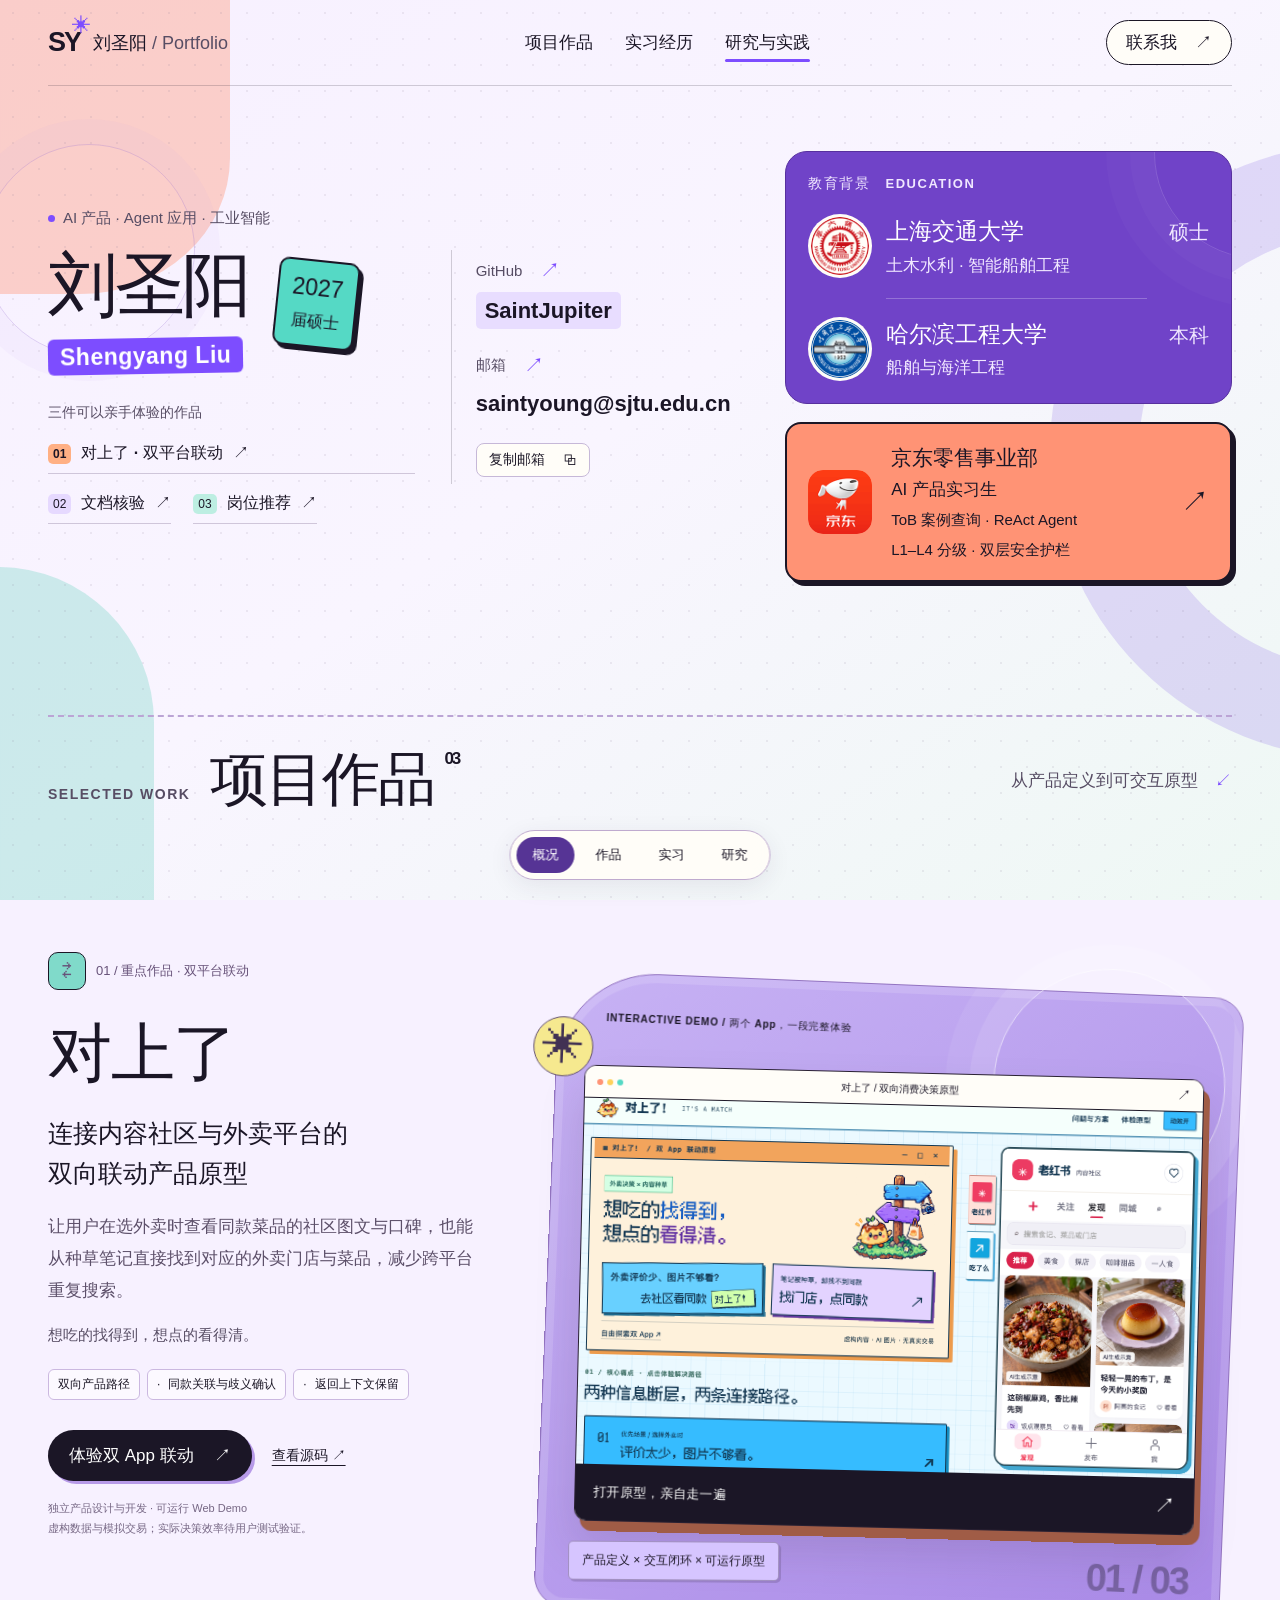
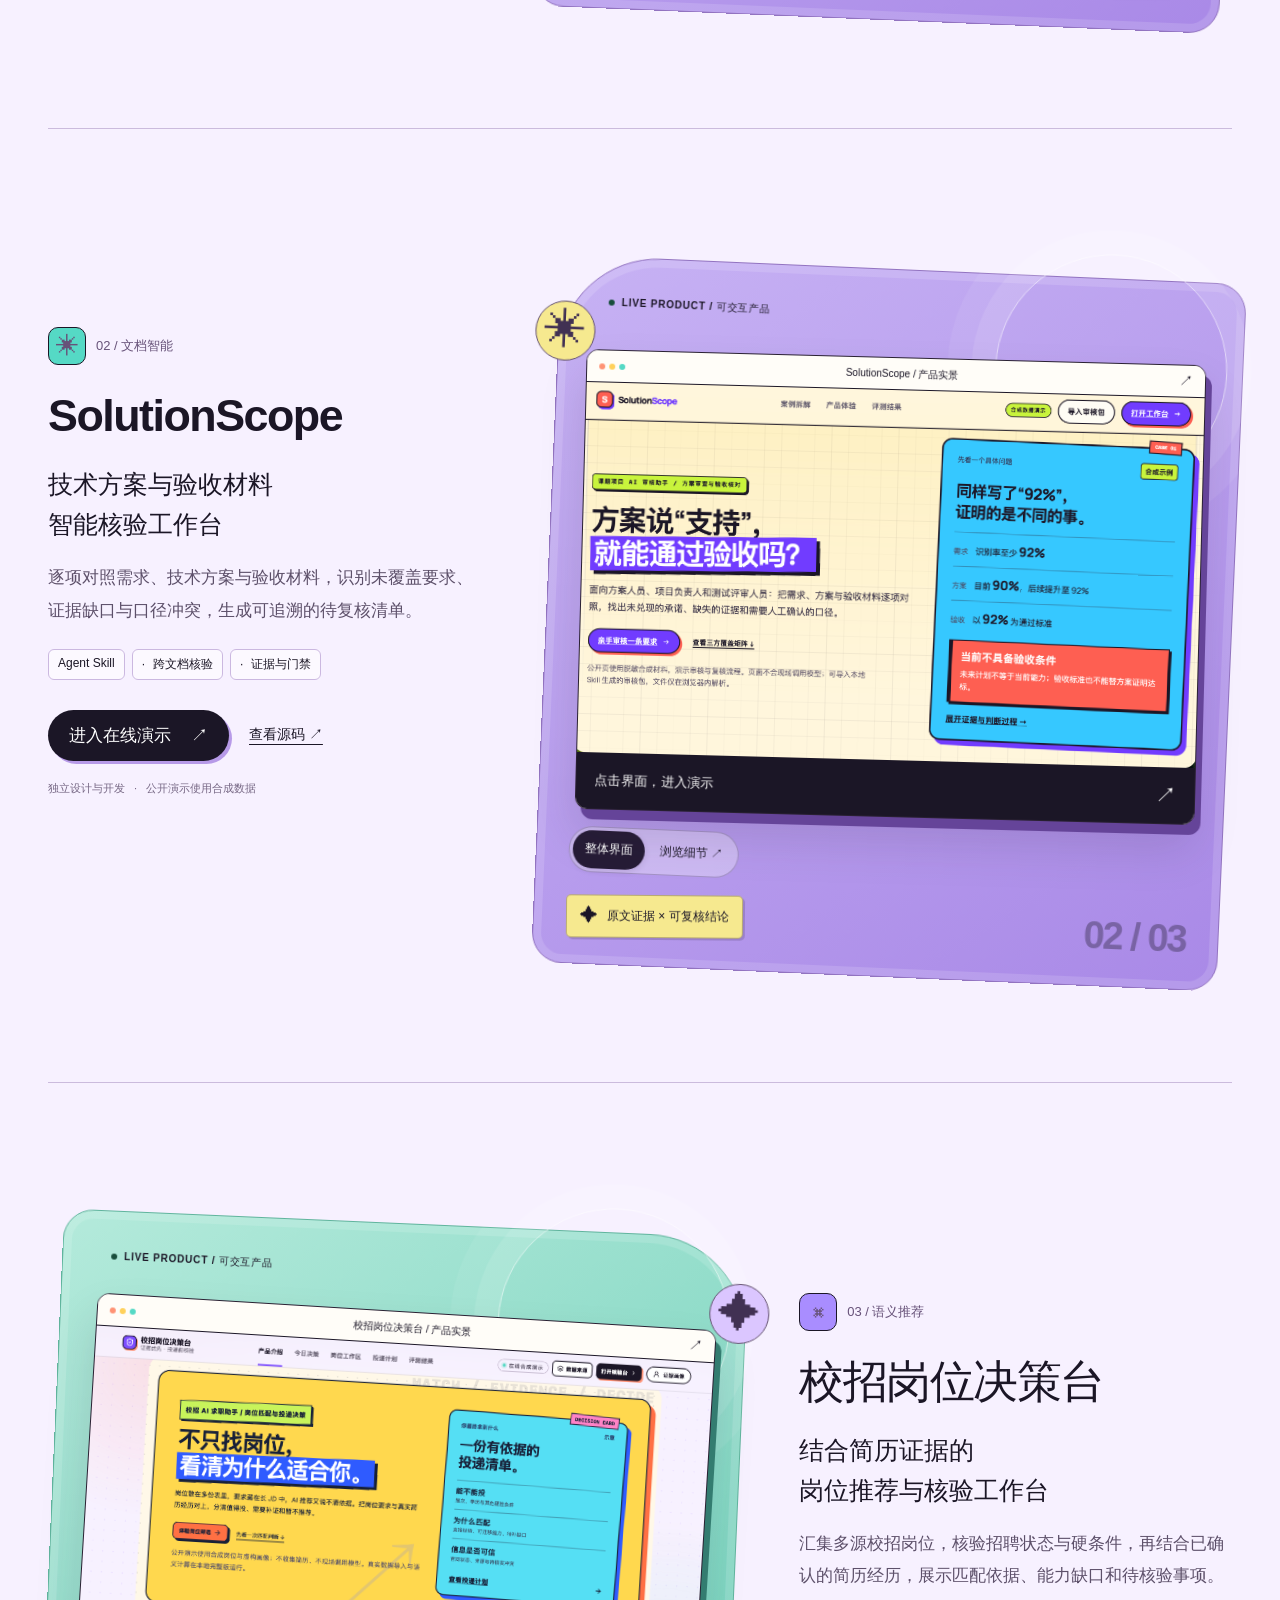
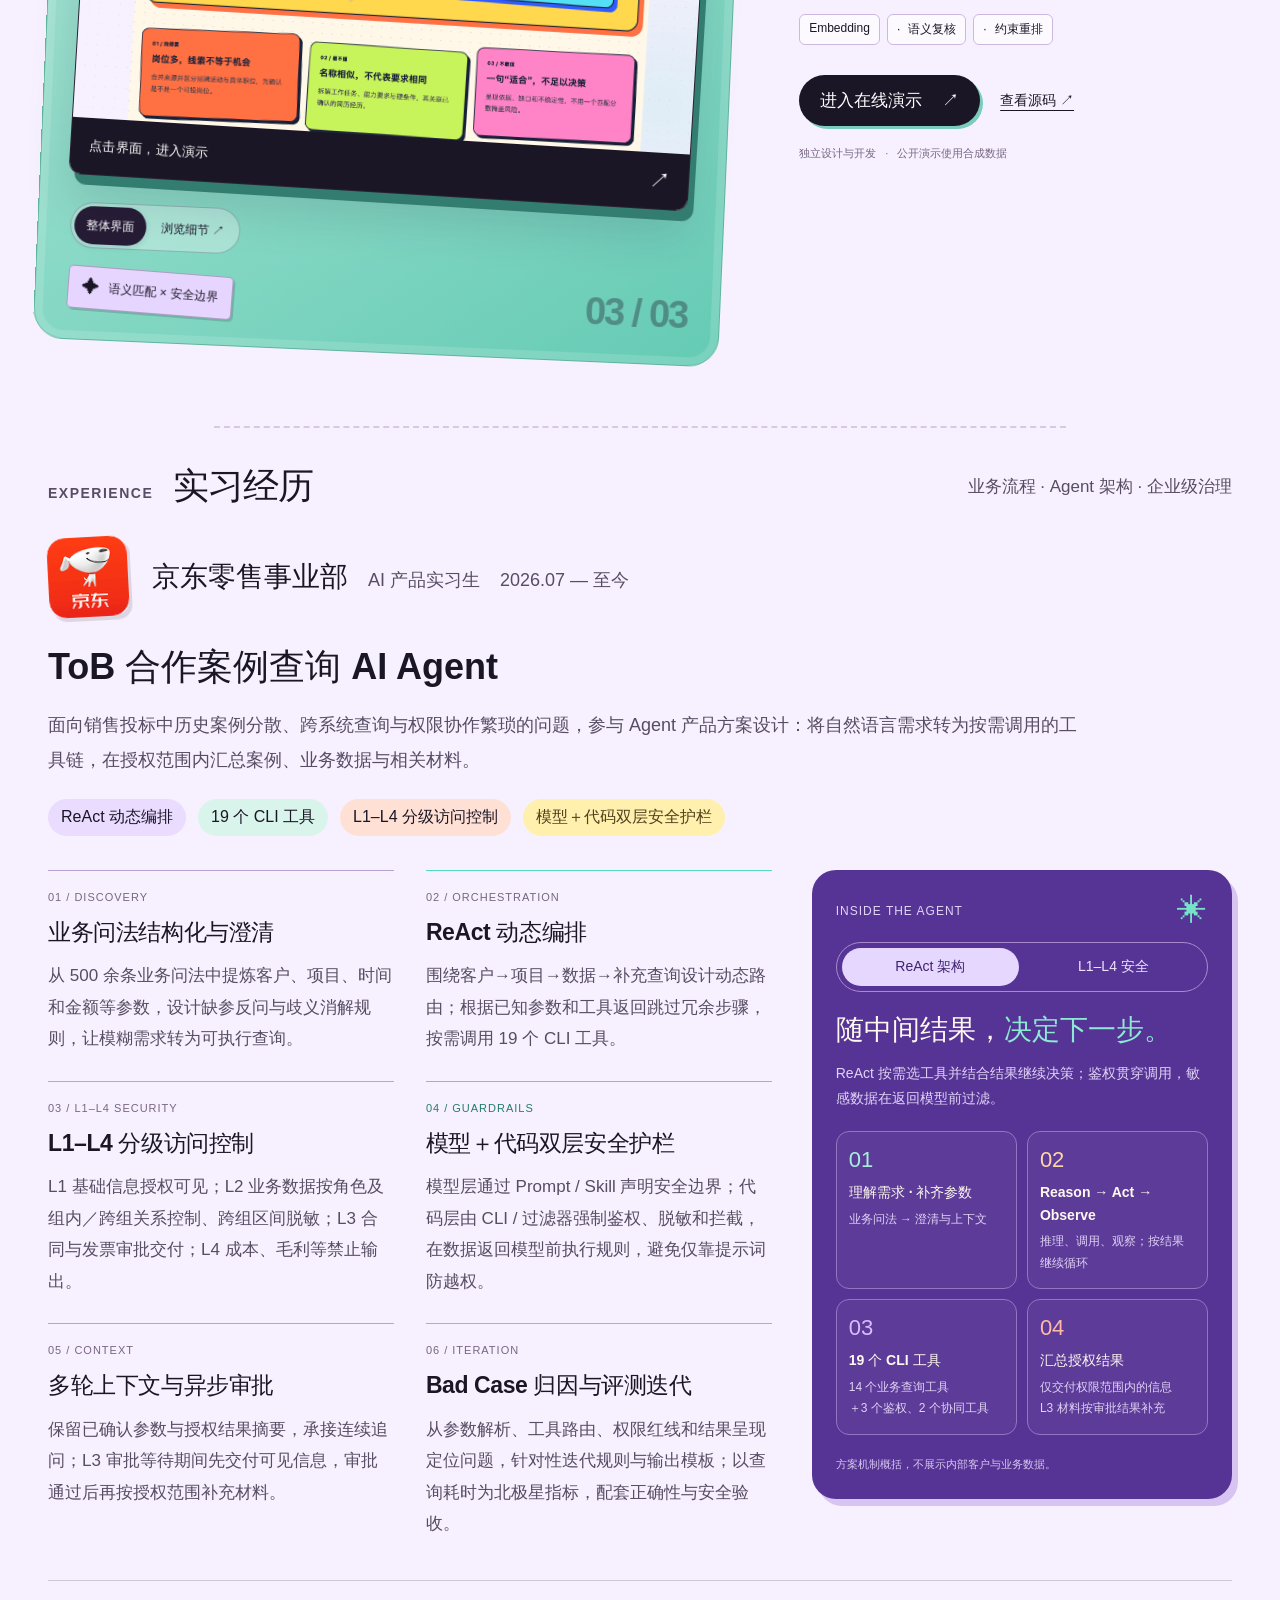
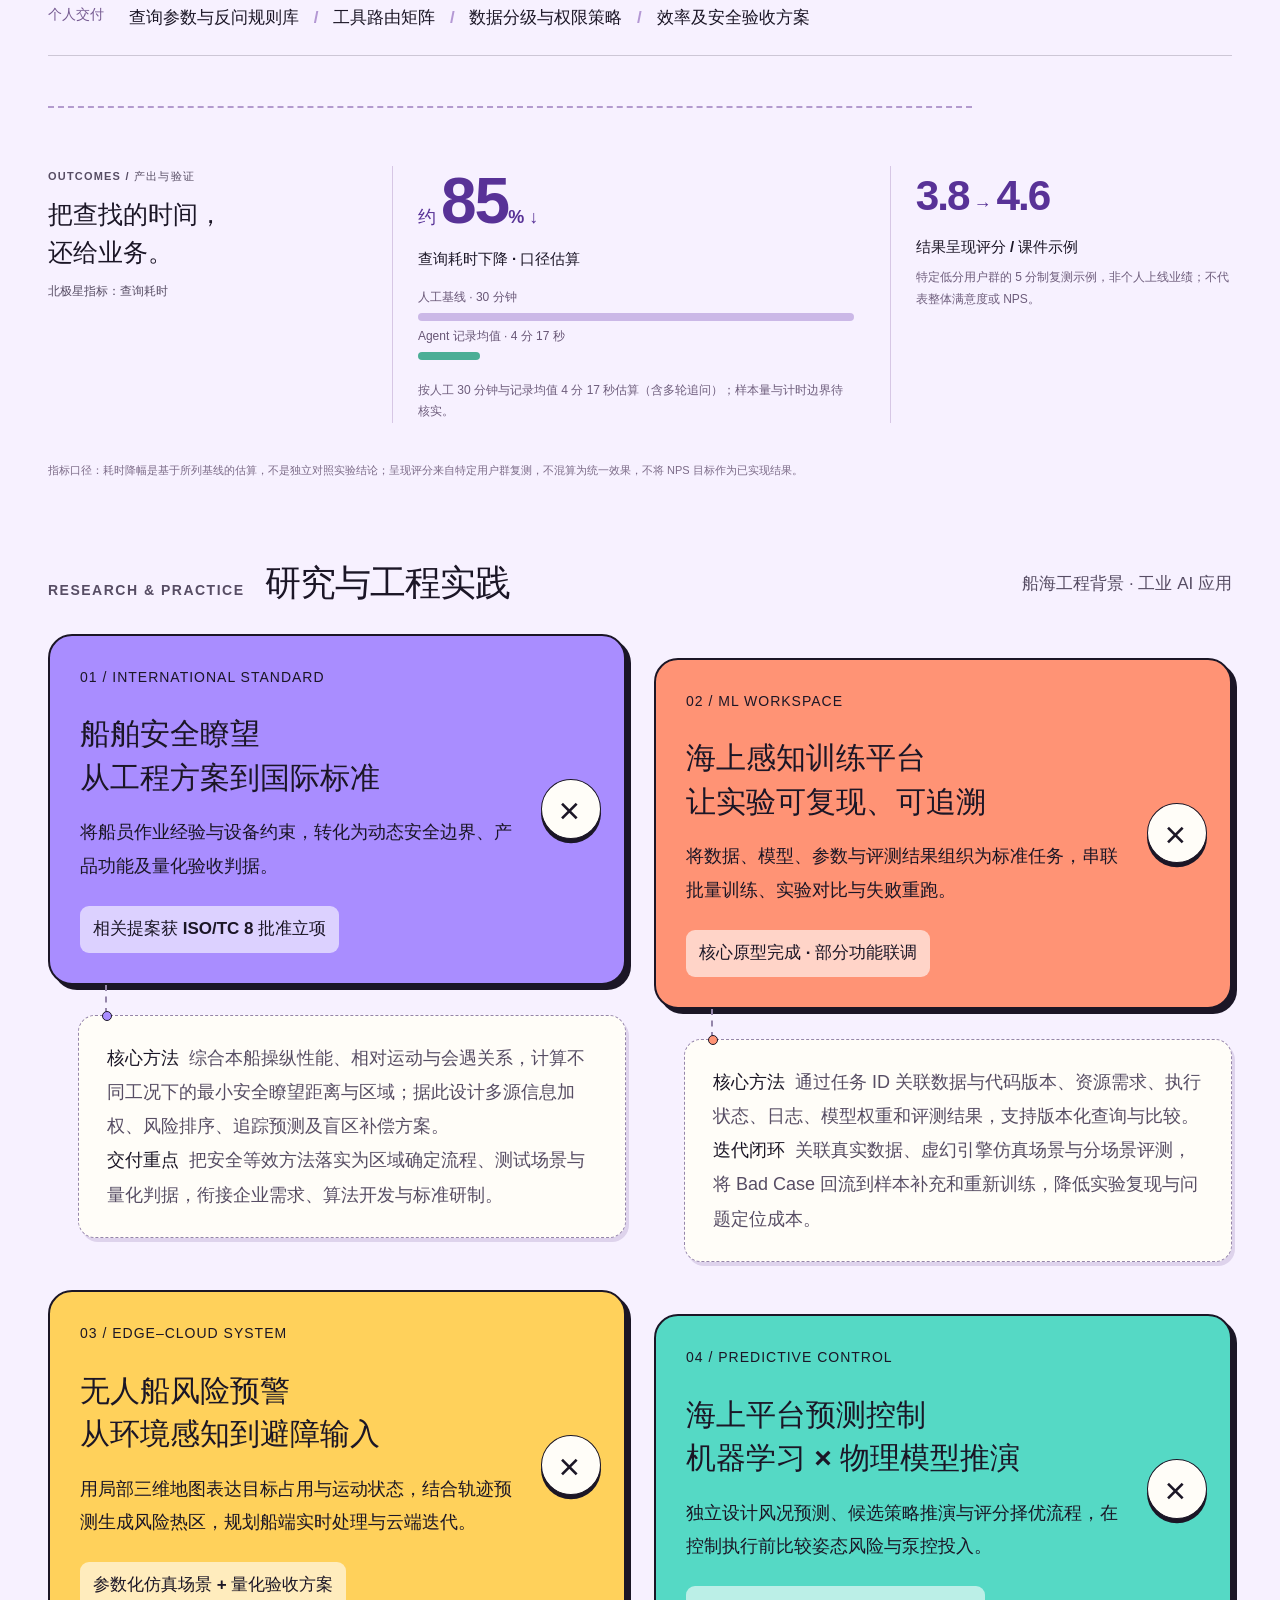
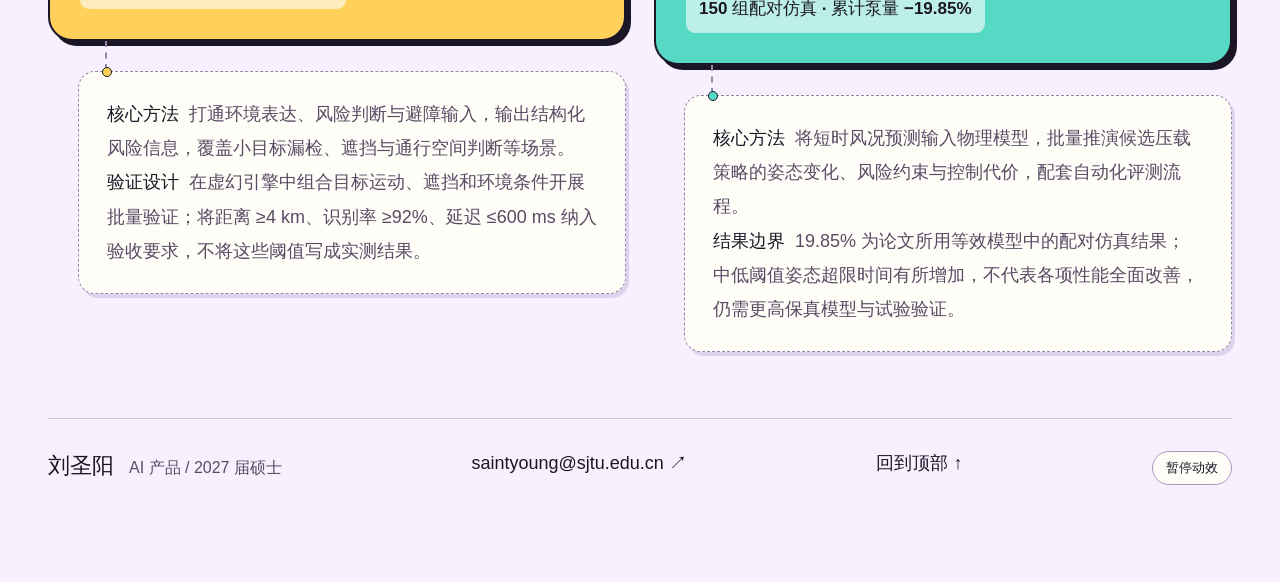
<file: index.html>
<!doctype html>
<html lang="zh-CN">
  <head>
    <meta charset="UTF-8" />
    <meta name="viewport" content="width=device-width, initial-scale=1.0" />
    <meta name="description" content="个人主页：教育经历、实习经历、项目作品与研究实践。" />
    <title>个人主页｜Portfolio</title>
    <meta name="robots" content="noindex" />
    <meta name="referrer" content="no-referrer" />
    <link rel="stylesheet" href="./portfolio-readable.css?v=showcase-20260923" />
    <link rel="stylesheet" href="./portfolio-motion.css?v=choreography-20260923" />
    <script src="./portfolio-motion.js?v=choreography-20260923" defer></script>
      <link rel="stylesheet" href="./portfolio-bridge.css?v=20260926" />
  </head>
  <body>
    <div class="ambient-art" aria-hidden="true"><i class="ambient-coral"></i><i class="ambient-violet"></i><i class="ambient-mint"></i></div>
    <a class="skip-link" href="#projects">跳至重点项目</a>
    <header class="topbar wrap">
      <a class="brand" href="#top"><span class="monogram">SY<span>✳</span></span><b>刘圣阳<span> / Portfolio</span></b></a>
      <nav aria-label="主导航"><a href="#projects">项目作品</a><a href="#experience">实习经历</a><a href="#research">研究与实践</a></nav>
      <a class="top-contact" href="mailto:saintyoung@sjtu.edu.cn">联系我 <span aria-hidden="true">↗</span></a>
    </header>
    <main class="wrap" id="top">
      <section class="overview" aria-label="个人概况">
        <div class="identity">
          <div class="kicker"><i></i> AI 产品 · Agent 应用 · 工业智能</div>
          <div class="name-line"><h1>刘圣阳<span>Shengyang Liu</span></h1><span class="year-badge">2027<br /><b>届硕士</b></span></div>
          <div class="work-shortcuts" aria-label="作品快捷入口"><span>三件可以亲手体验的作品</span><a class="primary-work" href="#bridge-project"><i>01</i> 对上了 · 双平台联动 <span aria-hidden="true">↗</span></a><a href="#scope-project"><i>02</i> 文档核验 <span aria-hidden="true">↗</span></a><a href="#campus-project"><i>03</i> 岗位推荐 <span aria-hidden="true">↗</span></a></div>
        </div>
        <nav class="contact-rail" aria-label="个人联系方式">
          <a href="https://github.com/SaintJupiter" target="_blank" rel="noreferrer"><span class="contact-label">GitHub <span aria-hidden="true">↗</span></span><strong>SaintJupiter</strong></a>
          <a href="mailto:saintyoung@sjtu.edu.cn"><span class="contact-label">邮箱 <span aria-hidden="true">↗</span></span><strong>saintyoung@sjtu.edu.cn</strong></a>
          <button class="copy-email js-only" type="button">复制邮箱 <span aria-hidden="true">⧉</span></button><span class="copy-status" role="status"></span>
        </nav>
        <div class="background-stack">
          <div class="education"><span class="section-label">教育背景 <small>EDUCATION</small></span><div class="school"><img class="school-emblem" src="./assets/sjtu-emblem.png" alt="上海交通大学校徽" width="64" height="64" /><div><h2>上海交通大学 <span>硕士</span></h2><p>土木水利 · 智能船舶工程</p></div></div><div class="school"><img class="school-emblem" src="./assets/heu-crest-local.png" alt="哈尔滨工程大学校徽" width="64" height="64" /><div><h2>哈尔滨工程大学 <span>本科</span></h2><p>船舶与海洋工程</p></div></div></div>
          <a class="intern-summary" href="#experience"><img class="jd-logo" src="./assets/jd-official-app.png" alt="京东" width="64" height="64" /><div><strong>京东零售事业部 <span>AI 产品实习生</span></strong><p>ToB 案例查询 · ReAct Agent<span class="intern-keywords">L1–L4 分级 · 双层安全护栏</span></p></div><span class="round-arrow" aria-hidden="true">↗</span></a>
        </div>
      </section>
      <section class="featured detail-section" id="projects" aria-labelledby="projects-title">
        <div class="section-heading"><div><span class="section-label">SELECTED WORK</span><h2 id="projects-title">项目作品<span class="project-count">03</span></h2></div><span class="section-hint">从产品定义到可交互原型 <span aria-hidden="true">↙</span></span></div>
        <div class="project-grid showcase-grid">
          <article class="project bridge showcase" id="bridge-project">
            <div class="project-copy">
              <div class="project-top"><span class="project-icon" aria-hidden="true">⇄</span><span>01 / 重点作品 · 双平台联动</span></div>
              <h3>对上了</h3><p class="project-subtitle">连接内容社区与外卖平台的<br />双向联动产品原型</p>
              <p class="project-description">让用户在选外卖时查看同款菜品的社区图文与口碑，也能从种草笔记直接找到对应的外卖门店与菜品，减少跨平台重复搜索。</p>
              <p class="project-tagline">想吃的找得到，想点的看得清。</p>
              <div class="tags"><span>双向产品路径</span><span>同款关联与歧义确认</span><span>返回上下文保留</span></div>
              <div class="project-actions"><a class="demo-link" href="https://saintjupiter.github.io/food-bridge/" target="_blank" rel="noreferrer">体验双 App 联动 <span aria-hidden="true">↗</span></a><a class="repo-link" href="https://github.com/SaintJupiter/food-bridge" target="_blank" rel="noreferrer">查看源码 ↗</a></div>
              <p class="project-meta">独立产品设计与开发 · 可运行 Web Demo<br />虚构数据与模拟交易；实际决策效率待用户测试验证。</p>
            </div>
            <div class="product-stage">
              <div class="stage-heading"><span>INTERACTIVE DEMO / 两个 App，一段完整体验</span></div>
              <a class="product-window" href="https://saintjupiter.github.io/food-bridge/" target="_blank" rel="noreferrer" aria-label="打开对上了双平台联动演示">
                <div class="window-bar"><span><i></i><i></i><i></i></span><small>对上了 / 双向消费决策原型</small><span aria-hidden="true">↗</span></div>
                <span class="screenshot-viewport"><img src="./assets/duishangle-preview.png" alt="对上了产品界面：左侧双向联动场景，右侧老红书与吃了么交互原型，点击打开演示" width="2342" height="1386" loading="lazy" /></span>
                <span class="window-cta">打开原型，亲自走一遍 <span aria-hidden="true">↗</span></span>
              </a>
              <div class="stage-footer"><span class="feature-sticker">产品定义 × 交互闭环 × 可运行原型</span><span class="stage-index" aria-hidden="true">01 / 03</span></div>
            </div>
          </article>
          <article class="project scope showcase" id="scope-project">
            <div class="project-copy">
              <div class="project-top"><span class="project-icon" aria-hidden="true">✳</span><span>02 / 文档智能</span></div>
              <h3>SolutionScope</h3><p class="project-subtitle">技术方案与验收材料<br />智能核验工作台</p><p class="project-description">逐项对照需求、技术方案与验收材料，识别未覆盖要求、证据缺口与口径冲突，生成可追溯的待复核清单。</p>
              <div class="tags"><span>Agent Skill</span><span>跨文档核验</span><span>证据与门禁</span></div>
              <div class="project-actions"><a class="demo-link" href="https://saintjupiter.github.io/SolutionScope/" target="_blank" rel="noreferrer">进入在线演示 <span aria-hidden="true">↗</span></a><a class="repo-link" href="https://github.com/SaintJupiter/SolutionScope" target="_blank" rel="noreferrer">查看源码 ↗</a></div>
              <p class="project-meta">独立设计与开发 <span>·</span> 公开演示使用合成数据</p>
            </div>
            <div class="product-stage">
              <div class="stage-heading"><span><i></i> LIVE PRODUCT / 可交互产品</span></div>
              <a class="product-window" href="https://saintjupiter.github.io/SolutionScope/" target="_blank" rel="noreferrer" aria-label="打开 SolutionScope 在线演示">
                <div class="window-bar"><span><i></i><i></i><i></i></span><small>SolutionScope / 产品实景</small><span aria-hidden="true">↗</span></div>
                <span class="screenshot-viewport"><img src="./assets/solutionscope.png?v=ui-20260927" alt="SolutionScope 真实产品界面截图，点击打开交互演示" width="2364" height="1414" loading="lazy" /></span>
                <span class="window-cta">点击界面，进入演示 <span aria-hidden="true">↗</span></span>
              </a>
              <div class="preview-controls js-only"><div role="group" aria-label="截图浏览方式"><button type="button" data-preview="overview" aria-pressed="true">整体界面</button><button type="button" data-preview="detail" aria-pressed="false">浏览细节 <span aria-hidden="true">↗</span></button></div></div>
              <div class="stage-footer"><span class="feature-sticker"><i aria-hidden="true">✦</i> 原文证据 × 可复核结论</span><span class="stage-index" aria-hidden="true">02 / 03</span></div>
            </div>
          </article>
          <article class="project campus showcase" id="campus-project">
            <div class="project-copy">
              <div class="project-top"><span class="project-icon" aria-hidden="true">⌘</span><span>03 / 语义推荐</span></div>
              <h3>校招岗位决策台</h3><p class="project-subtitle">结合简历证据的<br />岗位推荐与核验工作台</p><p class="project-description">汇集多源校招岗位，核验招聘状态与硬条件，再结合已确认的简历经历，展示匹配依据、能力缺口和待核验事项。</p>
              <div class="tags"><span>Embedding</span><span>语义复核</span><span>约束重排</span></div>
              <div class="project-actions"><a class="demo-link" href="https://saintjupiter.github.io/campus-job-decision-desk/" target="_blank" rel="noreferrer">进入在线演示 <span aria-hidden="true">↗</span></a><a class="repo-link" href="https://github.com/SaintJupiter/campus-job-decision-desk" target="_blank" rel="noreferrer">查看源码 ↗</a></div>
              <p class="project-meta">独立设计与开发 <span>·</span> 公开演示使用合成数据</p>
            </div>
            <div class="product-stage">
              <div class="stage-heading"><span><i></i> LIVE PRODUCT / 可交互产品</span></div>
              <a class="product-window" href="https://saintjupiter.github.io/campus-job-decision-desk/" target="_blank" rel="noreferrer" aria-label="打开 校招岗位决策台 在线演示">
                <div class="window-bar"><span><i></i><i></i><i></i></span><small>校招岗位决策台 / 产品实景</small><span aria-hidden="true">↗</span></div>
                <span class="screenshot-viewport"><img src="./assets/campus-preview-local.png?v=ui-20260927" alt="校招岗位决策台 真实产品界面截图，点击打开交互演示" width="2246" height="1426" loading="lazy" /></span>
                <span class="window-cta">点击界面，进入演示 <span aria-hidden="true">↗</span></span>
              </a>
              <div class="preview-controls js-only"><div role="group" aria-label="截图浏览方式"><button type="button" data-preview="overview" aria-pressed="true">整体界面</button><button type="button" data-preview="detail" aria-pressed="false">浏览细节 <span aria-hidden="true">↗</span></button></div></div>
              <div class="stage-footer"><span class="feature-sticker"><i aria-hidden="true">✦</i> 语义匹配 × 安全边界</span><span class="stage-index" aria-hidden="true">03 / 03</span></div>
            </div>
          </article>
        </div>
      </section>
      <section class="experience detail-section" id="experience">
        <div class="section-heading"><div><span class="section-label">EXPERIENCE</span><h2>实习经历</h2></div><span class="section-hint">业务流程 · Agent 架构 · 企业级治理</span></div>
        <article class="experience-card">
          <div class="employer"><img class="jd-logo" src="./assets/jd-official-app.png" alt="京东" width="80" height="80" /><div><h3>京东零售事业部</h3><p>AI 产品实习生</p><time>2026.07 — 至今</time></div></div>
          <div class="experience-body">
            <h3>ToB 合作案例查询 AI Agent</h3>
            <p>面向销售投标中历史案例分散、跨系统查询与权限协作繁琐的问题，参与 Agent 产品方案设计：将自然语言需求转为按需调用的工具链，在授权范围内汇总案例、业务数据与相关材料。</p>
            <div class="jd-scope" aria-label="方案覆盖范围"><span>ReAct 动态编排</span><span>19 个 CLI 工具</span><span>L1–L4 分级访问控制</span><span>模型＋代码双层安全护栏</span></div>
            <div class="experience-layout">
              <div class="jd-highlights">
                <div><span class="highlight-index">01 / DISCOVERY</span><h4>业务问法结构化与澄清</h4><p>从 500 余条业务问法中提炼客户、项目、时间和金额等参数，设计缺参反问与歧义消解规则，让模糊需求转为可执行查询。</p></div>
                <div><span class="highlight-index">02 / ORCHESTRATION</span><h4>ReAct 动态编排</h4><p>围绕客户→项目→数据→补充查询设计动态路由；根据已知参数和工具返回跳过冗余步骤，按需调用 19 个 CLI 工具。</p></div>
                <div><span class="highlight-index">03 / L1–L4 SECURITY</span><h4>L1–L4 分级访问控制</h4><p>L1 基础信息授权可见；L2 业务数据按角色及组内／跨组关系控制、跨组区间脱敏；L3 合同与发票审批交付；L4 成本、毛利等禁止输出。</p></div>
                <div><span class="highlight-index">04 / GUARDRAILS</span><h4>模型＋代码双层安全护栏</h4><p>模型层通过 Prompt / Skill 声明安全边界；代码层由 CLI / 过滤器强制鉴权、脱敏和拦截，在数据返回模型前执行规则，避免仅靠提示词防越权。</p></div>
                <div><span class="highlight-index">05 / CONTEXT</span><h4>多轮上下文与异步审批</h4><p>保留已确认参数与授权结果摘要，承接连续追问；L3 审批等待期间先交付可见信息，审批通过后再按授权范围补充材料。</p></div>
                <div><span class="highlight-index">06 / ITERATION</span><h4>Bad Case 归因与评测迭代</h4><p>从参数解析、工具路由、权限红线和结果呈现定位问题，针对性迭代规则与输出模板；以查询耗时为北极星指标，配套正确性与安全验收。</p></div>
              </div>
              <aside class="access-note" aria-label="架构与分级安全机制示意">
                <div class="note-heading"><span>INSIDE THE AGENT</span><span aria-hidden="true">✳</span></div>
                <div class="mechanism-switch js-only" aria-label="选择设计切面"><button type="button" data-panel="architecture" aria-pressed="true">ReAct 架构</button><button type="button" data-panel="access" aria-pressed="false">L1–L4 安全</button></div>
                <div id="architecture" class="mechanism-panel">
                  <h4>随中间结果，<br /><em>决定下一步。</em></h4>
                  <p>ReAct 按需选工具并结合结果继续决策；鉴权贯穿调用，敏感数据在返回模型前过滤。</p>
                  <ol class="react-path">
                    <li><b>01</b><div><strong>理解需求 · 补齐参数</strong><span>业务问法 → 澄清与上下文</span></div></li>
                    <li><b>02</b><div><strong>Reason → Act → Observe</strong><span>推理、调用、观察；按结果继续循环</span></div></li>
                    <li><b>03</b><div><strong>19 个 CLI 工具</strong><span>14 个业务查询工具<br />＋3 个鉴权、2 个协同工具</span></div></li>
                    <li><b>04</b><div><strong>汇总授权结果</strong><span>仅交付权限范围内的信息<br />L3 材料按审批结果补充</span></div></li>
                  </ol>
                </div>
                <div id="access" class="mechanism-panel">
                <h4>四级数据边界，<br /><em>双层安全护栏。</em></h4>
                <p>L1–L4 定义访问与交付规则；模型层遵循规则，代码层强制执行。</p>
                <ol class="access-levels">
                  <li><b>L1</b><div><strong>基础信息 · 授权可见</strong><span>企业授权范围内展示</span></div></li>
                  <li><b>L2</b><div><strong>业务数据 · 按权脱敏</strong><span>组内按权限 · 跨组区间脱敏</span></div></li>
                  <li><b>L3</b><div><strong>合同与发票 · 审批交付</strong><span>审批通过后交付受控材料</span></div></li>
                  <li><b>L4</b><div><strong>敏感数据 · 禁止输出</strong><span>成本、毛利等禁止向用户输出</span></div></li>
                </ol>
                </div>
                <small>方案机制概括，不展示内部客户与业务数据。</small>
              </aside>
            </div>
            <div class="delivery-strip"><span>个人交付</span><p>查询参数与反问规则库 <i>/</i> 工具路由矩阵 <i>/</i> 数据分级与权限策略 <i>/</i> 效率及安全验收方案</p></div>
            <section class="outcomes" aria-label="调研与效果验证">
              <div class="outcome-intro"><span class="section-label">OUTCOMES / 产出与验证</span><h4>把查找的时间，<br />还给业务。</h4><p>北极星指标：查询耗时</p></div>
              <div class="metric metric-primary"><strong><span>约 </span>85<span>% ↓</span></strong><h5>查询耗时下降 · 口径估算</h5><div class="time-comparison" aria-label="人工30分钟，对比Agent记录均值4分17秒"><span>人工基线 · 30 分钟</span><i class="time-before"></i><span>Agent 记录均值 · 4 分 17 秒</span><i class="time-after"></i></div><p>按人工 30 分钟与记录均值 4 分 17 秒估算（含多轮追问）；样本量与计时边界待核实。</p></div>
              <div class="metric"><strong>3.8<span> → </span>4.6</strong><h5>结果呈现评分 / 课件示例</h5><p>特定低分用户群的 5 分制复测示例，非个人上线业绩；不代表整体满意度或 NPS。</p></div>
            </section>
            <p class="outcome-footnote">指标口径：耗时降幅是基于所列基线的估算，不是独立对照实验结论；呈现评分来自特定用户群复测，不混算为统一效果，不将 NPS 目标作为已实现结果。</p>
          </div>
        </article>
      </section>
      <section class="detail-section" id="research"><div class="section-heading"><div><span class="section-label">RESEARCH & PRACTICE</span><h2>研究与工程实践</h2></div><span class="section-hint">船海工程背景 · 工业 AI 应用</span></div>
        <div class="research-grid">
          <details open class="research-card research-violet"><summary><span class="research-number">01 / INTERNATIONAL STANDARD</span><div><h3>船舶安全瞭望<br />从工程方案到国际标准</h3><p>将船员作业经验与设备约束，转化为动态安全边界、产品功能及量化验收判据。</p><span class="research-result">相关提案获 ISO/TC 8 批准立项</span></div><span class="expand" aria-hidden="true">＋</span></summary><div class="research-body"><strong>核心方法</strong>综合本船操纵性能、相对运动与会遇关系，计算不同工况下的最小安全瞭望距离与区域；据此设计多源信息加权、风险排序、追踪预测及盲区补偿方案。<br /><strong>交付重点</strong>把安全等效方法落实为区域确定流程、测试场景与量化判据，衔接企业需求、算法开发与标准研制。</div></details>
          <details open class="research-card research-mint"><summary><span class="research-number">02 / ML WORKSPACE</span><div><h3>海上感知训练平台<br />让实验可复现、可追溯</h3><p>将数据、模型、参数与评测结果组织为标准任务，串联批量训练、实验对比与失败重跑。</p><span class="research-result">核心原型完成 · 部分功能联调</span></div><span class="expand" aria-hidden="true">＋</span></summary><div class="research-body"><strong>核心方法</strong>通过任务 ID 关联数据与代码版本、资源需求、执行状态、日志、模型权重和评测结果，支持版本化查询与比较。<br /><strong>迭代闭环</strong>关联真实数据、虚幻引擎仿真场景与分场景评测，将 Bad Case 回流到样本补充和重新训练，降低实验复现与问题定位成本。</div></details>
          <details open class="research-card research-mint"><summary><span class="research-number">03 / EDGE–CLOUD SYSTEM</span><div><h3>无人船风险预警<br />从环境感知到避障输入</h3><p>用局部三维地图表达目标占用与运动状态，结合轨迹预测生成风险热区，规划船端实时处理与云端迭代。</p><span class="research-result">参数化仿真场景 + 量化验收方案</span></div><span class="expand" aria-hidden="true">＋</span></summary><div class="research-body"><strong>核心方法</strong>打通环境表达、风险判断与避障输入，输出结构化风险信息，覆盖小目标漏检、遮挡与通行空间判断等场景。<br /><strong>验证设计</strong>在虚幻引擎中组合目标运动、遮挡和环境条件开展批量验证；将距离 ≥4 km、识别率 ≥92%、延迟 ≤600 ms 纳入验收要求，不将这些阈值写成实测结果。</div></details>
          <details open class="research-card research-violet"><summary><span class="research-number">04 / PREDICTIVE CONTROL</span><div><h3>海上平台预测控制<br />机器学习 × 物理模型推演</h3><p>独立设计风况预测、候选策略推演与评分择优流程，在控制执行前比较姿态风险与泵控投入。</p><span class="research-result">150 组配对仿真 · 累计泵量 −19.85%</span></div><span class="expand" aria-hidden="true">＋</span></summary><div class="research-body"><strong>核心方法</strong>将短时风况预测输入物理模型，批量推演候选压载策略的姿态变化、风险约束与控制代价，配套自动化评测流程。<br /><strong>结果边界</strong>19.85% 为论文所用等效模型中的配对仿真结果；中低阈值姿态超限时间有所增加，不代表各项性能全面改善，仍需更高保真模型与试验验证。</div></details>
        </div>
      </section>
      <footer><div><strong>刘圣阳</strong><span>AI 产品 / 2027 届硕士</span></div><a href="mailto:saintyoung@sjtu.edu.cn">saintyoung@sjtu.edu.cn ↗</a><a href="#top">回到顶部 ↑</a></footer>
    </main>
  </body>
</html>
</file>
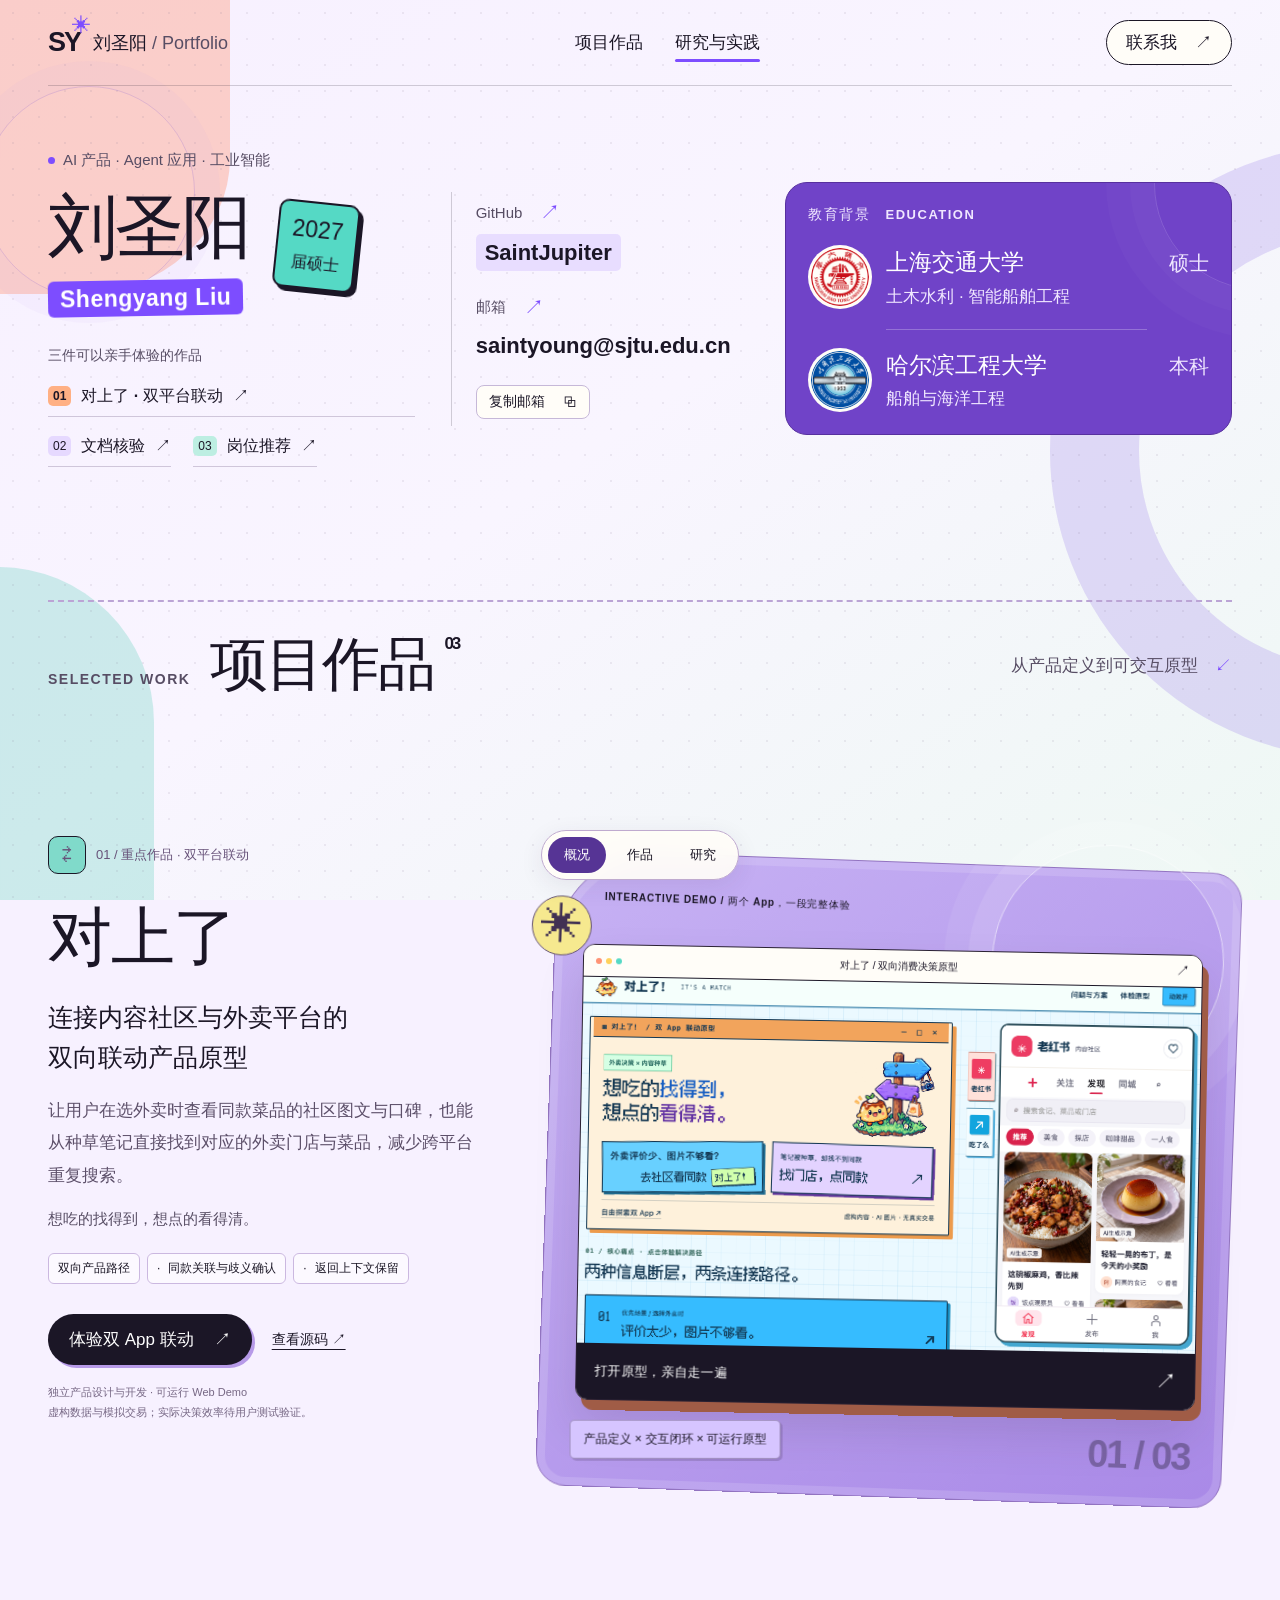
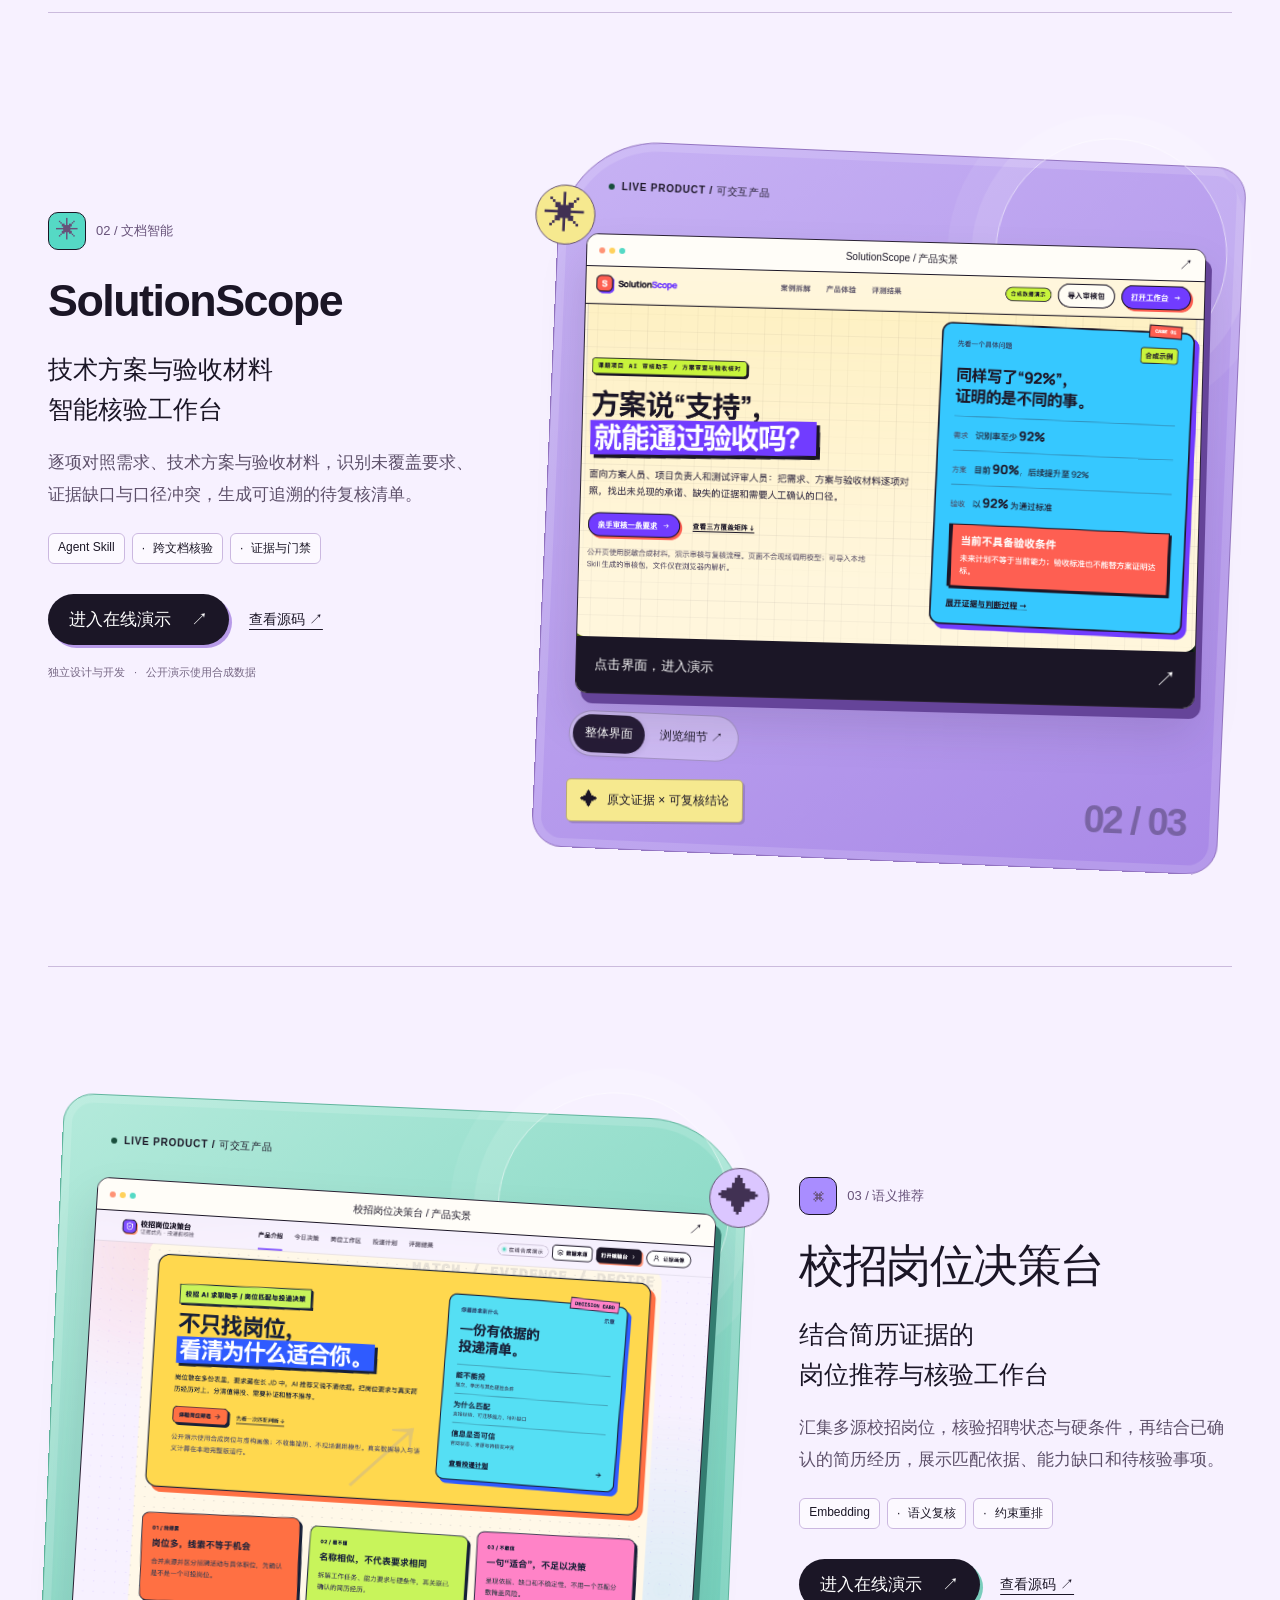
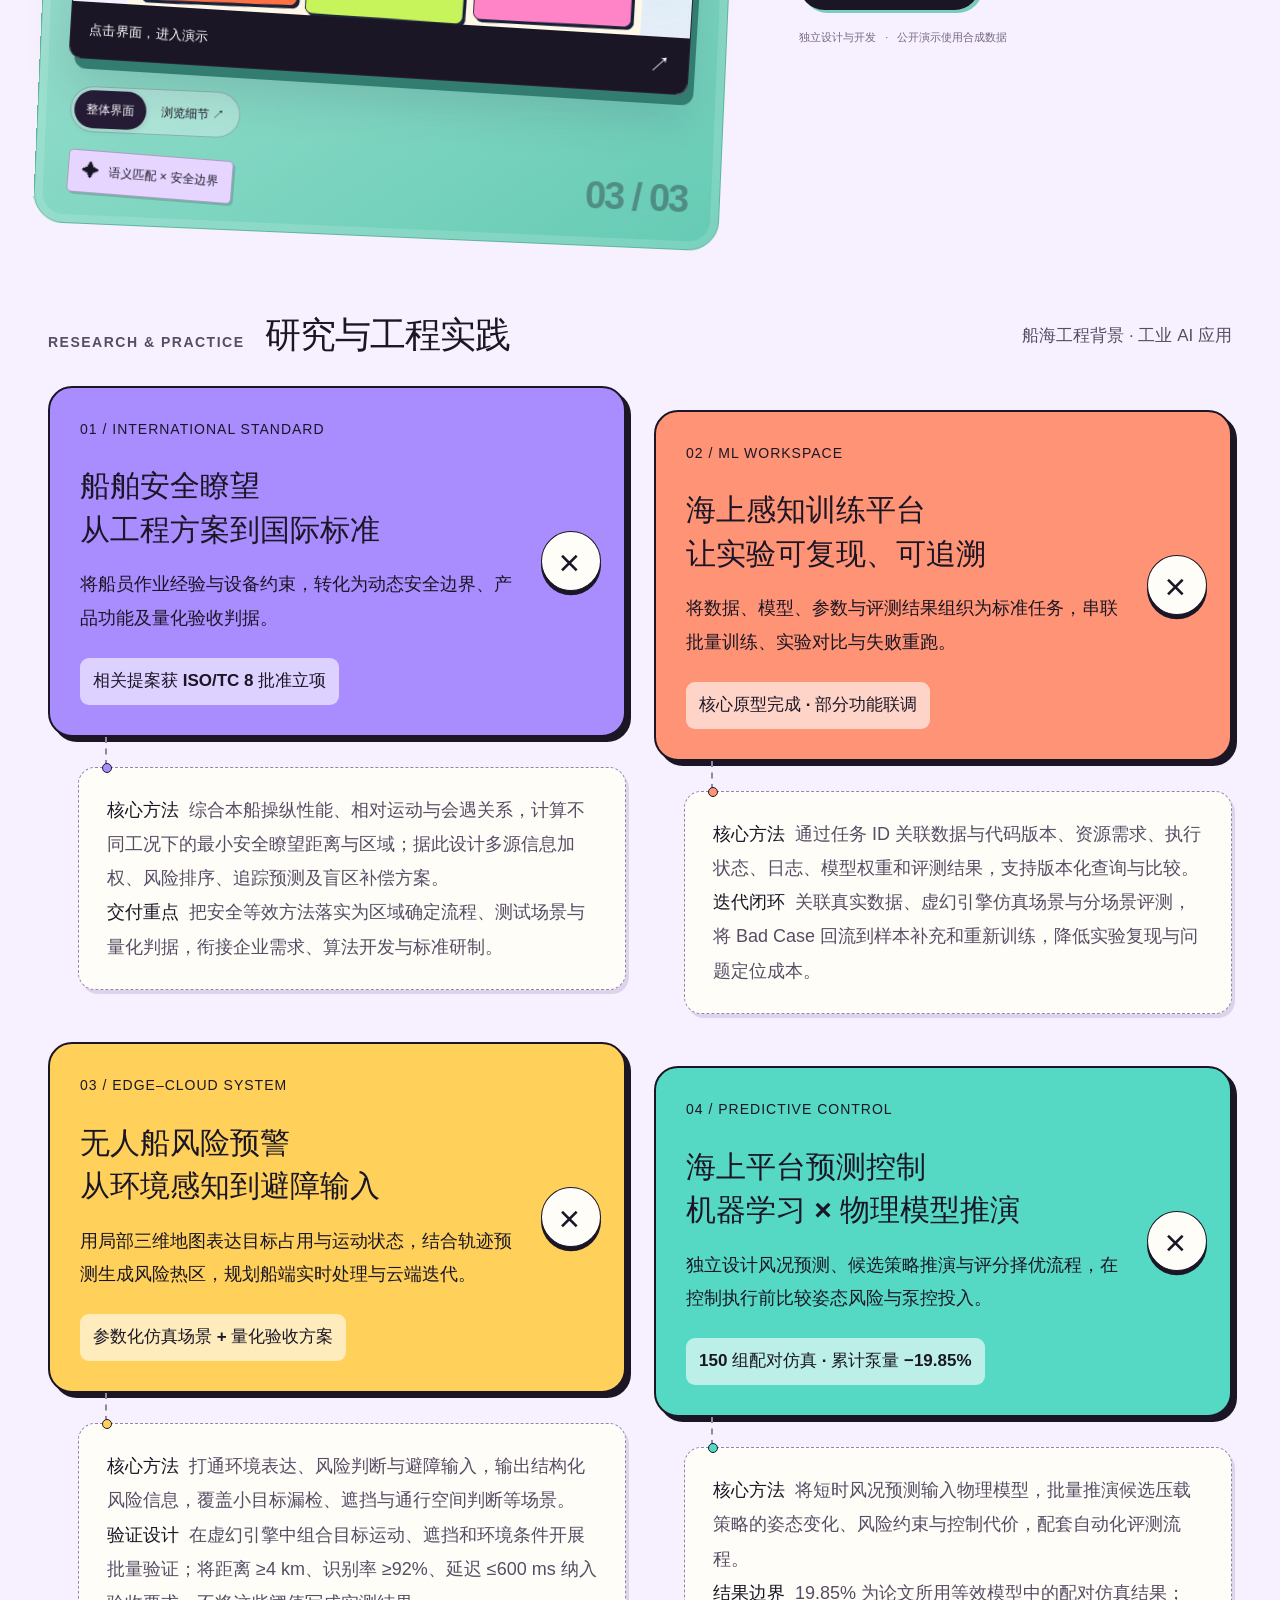
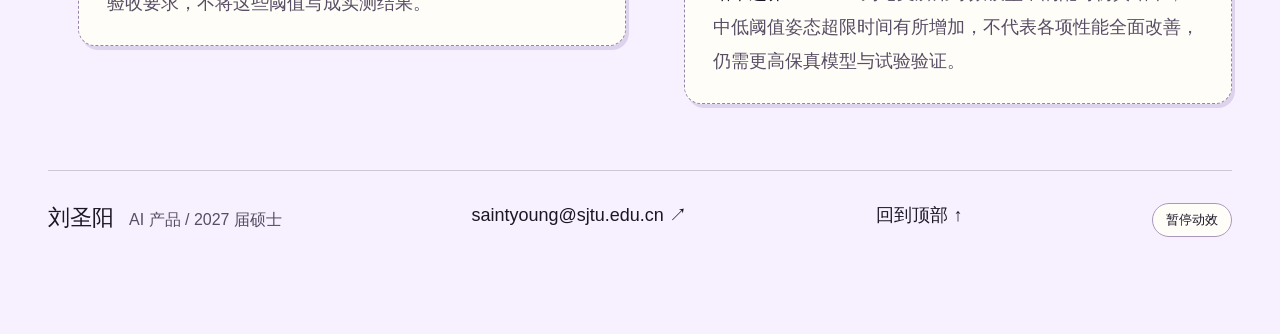
<file: no-jd/index.html>
<!doctype html>
<html lang="zh-CN">
  <head>
    <meta charset="UTF-8" />
    <meta name="viewport" content="width=device-width, initial-scale=1.0" />
    <meta name="description" content="个人主页：教育经历、项目作品与研究实践。" />
    <title>个人主页｜Portfolio</title>
    <meta name="robots" content="noindex" />
    <meta name="referrer" content="no-referrer" />
    <link rel="stylesheet" href="./portfolio-readable.css?v=showcase-20260923" />
    <link rel="stylesheet" href="./portfolio-motion.css?v=choreography-20260923" />
    <script src="./portfolio-motion.js?v=choreography-20260923" defer></script>
      <link rel="stylesheet" href="./portfolio-bridge.css?v=20260926" />
  </head>
  <body class="no-experience">
    <div class="ambient-art" aria-hidden="true"><i class="ambient-coral"></i><i class="ambient-violet"></i><i class="ambient-mint"></i></div>
    <a class="skip-link" href="#projects">跳至重点项目</a>
    <header class="topbar wrap">
      <a class="brand" href="#top"><span class="monogram">SY<span>✳</span></span><b>刘圣阳<span> / Portfolio</span></b></a>
      <nav aria-label="主导航"><a href="#projects">项目作品</a><a href="#research">研究与实践</a></nav>
      <a class="top-contact" href="mailto:saintyoung@sjtu.edu.cn">联系我 <span aria-hidden="true">↗</span></a>
    </header>
    <main class="wrap" id="top">
      <section class="overview" aria-label="个人概况">
        <div class="identity">
          <div class="kicker"><i></i> AI 产品 · Agent 应用 · 工业智能</div>
          <div class="name-line"><h1>刘圣阳<span>Shengyang Liu</span></h1><span class="year-badge">2027<br /><b>届硕士</b></span></div>
          <div class="work-shortcuts" aria-label="作品快捷入口"><span>三件可以亲手体验的作品</span><a class="primary-work" href="#bridge-project"><i>01</i> 对上了 · 双平台联动 <span aria-hidden="true">↗</span></a><a href="#scope-project"><i>02</i> 文档核验 <span aria-hidden="true">↗</span></a><a href="#campus-project"><i>03</i> 岗位推荐 <span aria-hidden="true">↗</span></a></div>
        </div>
        <nav class="contact-rail" aria-label="个人联系方式">
          <a href="https://github.com/SaintJupiter" target="_blank" rel="noreferrer"><span class="contact-label">GitHub <span aria-hidden="true">↗</span></span><strong>SaintJupiter</strong></a>
          <a href="mailto:saintyoung@sjtu.edu.cn"><span class="contact-label">邮箱 <span aria-hidden="true">↗</span></span><strong>saintyoung@sjtu.edu.cn</strong></a>
          <button class="copy-email js-only" type="button">复制邮箱 <span aria-hidden="true">⧉</span></button><span class="copy-status" role="status"></span>
        </nav>
        <div class="background-stack">
          <div class="education"><span class="section-label">教育背景 <small>EDUCATION</small></span><div class="school"><img class="school-emblem" src="./assets/sjtu-emblem.png" alt="上海交通大学校徽" width="64" height="64" /><div><h2>上海交通大学 <span>硕士</span></h2><p>土木水利 · 智能船舶工程</p></div></div><div class="school"><img class="school-emblem" src="./assets/heu-crest-local.png" alt="哈尔滨工程大学校徽" width="64" height="64" /><div><h2>哈尔滨工程大学 <span>本科</span></h2><p>船舶与海洋工程</p></div></div></div>
        </div>
      </section>
      <section class="featured detail-section" id="projects" aria-labelledby="projects-title">
        <div class="section-heading"><div><span class="section-label">SELECTED WORK</span><h2 id="projects-title">项目作品<span class="project-count">03</span></h2></div><span class="section-hint">从产品定义到可交互原型 <span aria-hidden="true">↙</span></span></div>
        <div class="project-grid showcase-grid">
          <article class="project bridge showcase" id="bridge-project">
            <div class="project-copy">
              <div class="project-top"><span class="project-icon" aria-hidden="true">⇄</span><span>01 / 重点作品 · 双平台联动</span></div>
              <h3>对上了</h3><p class="project-subtitle">连接内容社区与外卖平台的<br />双向联动产品原型</p>
              <p class="project-description">让用户在选外卖时查看同款菜品的社区图文与口碑，也能从种草笔记直接找到对应的外卖门店与菜品，减少跨平台重复搜索。</p>
              <p class="project-tagline">想吃的找得到，想点的看得清。</p>
              <div class="tags"><span>双向产品路径</span><span>同款关联与歧义确认</span><span>返回上下文保留</span></div>
              <div class="project-actions"><a class="demo-link" href="https://saintjupiter.github.io/food-bridge/" target="_blank" rel="noreferrer">体验双 App 联动 <span aria-hidden="true">↗</span></a><a class="repo-link" href="https://github.com/SaintJupiter/food-bridge" target="_blank" rel="noreferrer">查看源码 ↗</a></div>
              <p class="project-meta">独立产品设计与开发 · 可运行 Web Demo<br />虚构数据与模拟交易；实际决策效率待用户测试验证。</p>
            </div>
            <div class="product-stage">
              <div class="stage-heading"><span>INTERACTIVE DEMO / 两个 App，一段完整体验</span></div>
              <a class="product-window" href="https://saintjupiter.github.io/food-bridge/" target="_blank" rel="noreferrer" aria-label="打开对上了双平台联动演示">
                <div class="window-bar"><span><i></i><i></i><i></i></span><small>对上了 / 双向消费决策原型</small><span aria-hidden="true">↗</span></div>
                <span class="screenshot-viewport"><img src="./assets/duishangle-preview.png" alt="对上了产品界面：左侧双向联动场景，右侧老红书与吃了么交互原型，点击打开演示" width="2342" height="1386" loading="lazy" /></span>
                <span class="window-cta">打开原型，亲自走一遍 <span aria-hidden="true">↗</span></span>
              </a>
              <div class="stage-footer"><span class="feature-sticker">产品定义 × 交互闭环 × 可运行原型</span><span class="stage-index" aria-hidden="true">01 / 03</span></div>
            </div>
          </article>
          <article class="project scope showcase" id="scope-project">
            <div class="project-copy">
              <div class="project-top"><span class="project-icon" aria-hidden="true">✳</span><span>02 / 文档智能</span></div>
              <h3>SolutionScope</h3><p class="project-subtitle">技术方案与验收材料<br />智能核验工作台</p><p class="project-description">逐项对照需求、技术方案与验收材料，识别未覆盖要求、证据缺口与口径冲突，生成可追溯的待复核清单。</p>
              <div class="tags"><span>Agent Skill</span><span>跨文档核验</span><span>证据与门禁</span></div>
              <div class="project-actions"><a class="demo-link" href="https://saintjupiter.github.io/SolutionScope/" target="_blank" rel="noreferrer">进入在线演示 <span aria-hidden="true">↗</span></a><a class="repo-link" href="https://github.com/SaintJupiter/SolutionScope" target="_blank" rel="noreferrer">查看源码 ↗</a></div>
              <p class="project-meta">独立设计与开发 <span>·</span> 公开演示使用合成数据</p>
            </div>
            <div class="product-stage">
              <div class="stage-heading"><span><i></i> LIVE PRODUCT / 可交互产品</span></div>
              <a class="product-window" href="https://saintjupiter.github.io/SolutionScope/" target="_blank" rel="noreferrer" aria-label="打开 SolutionScope 在线演示">
                <div class="window-bar"><span><i></i><i></i><i></i></span><small>SolutionScope / 产品实景</small><span aria-hidden="true">↗</span></div>
                <span class="screenshot-viewport"><img src="./assets/solutionscope.png?v=ui-20260927" alt="SolutionScope 真实产品界面截图，点击打开交互演示" width="2364" height="1414" loading="lazy" /></span>
                <span class="window-cta">点击界面，进入演示 <span aria-hidden="true">↗</span></span>
              </a>
              <div class="preview-controls js-only"><div role="group" aria-label="截图浏览方式"><button type="button" data-preview="overview" aria-pressed="true">整体界面</button><button type="button" data-preview="detail" aria-pressed="false">浏览细节 <span aria-hidden="true">↗</span></button></div></div>
              <div class="stage-footer"><span class="feature-sticker"><i aria-hidden="true">✦</i> 原文证据 × 可复核结论</span><span class="stage-index" aria-hidden="true">02 / 03</span></div>
            </div>
          </article>
          <article class="project campus showcase" id="campus-project">
            <div class="project-copy">
              <div class="project-top"><span class="project-icon" aria-hidden="true">⌘</span><span>03 / 语义推荐</span></div>
              <h3>校招岗位决策台</h3><p class="project-subtitle">结合简历证据的<br />岗位推荐与核验工作台</p><p class="project-description">汇集多源校招岗位，核验招聘状态与硬条件，再结合已确认的简历经历，展示匹配依据、能力缺口和待核验事项。</p>
              <div class="tags"><span>Embedding</span><span>语义复核</span><span>约束重排</span></div>
              <div class="project-actions"><a class="demo-link" href="https://saintjupiter.github.io/campus-job-decision-desk/" target="_blank" rel="noreferrer">进入在线演示 <span aria-hidden="true">↗</span></a><a class="repo-link" href="https://github.com/SaintJupiter/campus-job-decision-desk" target="_blank" rel="noreferrer">查看源码 ↗</a></div>
              <p class="project-meta">独立设计与开发 <span>·</span> 公开演示使用合成数据</p>
            </div>
            <div class="product-stage">
              <div class="stage-heading"><span><i></i> LIVE PRODUCT / 可交互产品</span></div>
              <a class="product-window" href="https://saintjupiter.github.io/campus-job-decision-desk/" target="_blank" rel="noreferrer" aria-label="打开 校招岗位决策台 在线演示">
                <div class="window-bar"><span><i></i><i></i><i></i></span><small>校招岗位决策台 / 产品实景</small><span aria-hidden="true">↗</span></div>
                <span class="screenshot-viewport"><img src="./assets/campus-preview-local.png?v=ui-20260927" alt="校招岗位决策台 真实产品界面截图，点击打开交互演示" width="2246" height="1426" loading="lazy" /></span>
                <span class="window-cta">点击界面，进入演示 <span aria-hidden="true">↗</span></span>
              </a>
              <div class="preview-controls js-only"><div role="group" aria-label="截图浏览方式"><button type="button" data-preview="overview" aria-pressed="true">整体界面</button><button type="button" data-preview="detail" aria-pressed="false">浏览细节 <span aria-hidden="true">↗</span></button></div></div>
              <div class="stage-footer"><span class="feature-sticker"><i aria-hidden="true">✦</i> 语义匹配 × 安全边界</span><span class="stage-index" aria-hidden="true">03 / 03</span></div>
            </div>
          </article>
        </div>
      </section>
      <section class="detail-section" id="research"><div class="section-heading"><div><span class="section-label">RESEARCH & PRACTICE</span><h2>研究与工程实践</h2></div><span class="section-hint">船海工程背景 · 工业 AI 应用</span></div>
        <div class="research-grid">
          <details open class="research-card research-violet"><summary><span class="research-number">01 / INTERNATIONAL STANDARD</span><div><h3>船舶安全瞭望<br />从工程方案到国际标准</h3><p>将船员作业经验与设备约束，转化为动态安全边界、产品功能及量化验收判据。</p><span class="research-result">相关提案获 ISO/TC 8 批准立项</span></div><span class="expand" aria-hidden="true">＋</span></summary><div class="research-body"><strong>核心方法</strong>综合本船操纵性能、相对运动与会遇关系，计算不同工况下的最小安全瞭望距离与区域；据此设计多源信息加权、风险排序、追踪预测及盲区补偿方案。<br /><strong>交付重点</strong>把安全等效方法落实为区域确定流程、测试场景与量化判据，衔接企业需求、算法开发与标准研制。</div></details>
          <details open class="research-card research-mint"><summary><span class="research-number">02 / ML WORKSPACE</span><div><h3>海上感知训练平台<br />让实验可复现、可追溯</h3><p>将数据、模型、参数与评测结果组织为标准任务，串联批量训练、实验对比与失败重跑。</p><span class="research-result">核心原型完成 · 部分功能联调</span></div><span class="expand" aria-hidden="true">＋</span></summary><div class="research-body"><strong>核心方法</strong>通过任务 ID 关联数据与代码版本、资源需求、执行状态、日志、模型权重和评测结果，支持版本化查询与比较。<br /><strong>迭代闭环</strong>关联真实数据、虚幻引擎仿真场景与分场景评测，将 Bad Case 回流到样本补充和重新训练，降低实验复现与问题定位成本。</div></details>
          <details open class="research-card research-mint"><summary><span class="research-number">03 / EDGE–CLOUD SYSTEM</span><div><h3>无人船风险预警<br />从环境感知到避障输入</h3><p>用局部三维地图表达目标占用与运动状态，结合轨迹预测生成风险热区，规划船端实时处理与云端迭代。</p><span class="research-result">参数化仿真场景 + 量化验收方案</span></div><span class="expand" aria-hidden="true">＋</span></summary><div class="research-body"><strong>核心方法</strong>打通环境表达、风险判断与避障输入，输出结构化风险信息，覆盖小目标漏检、遮挡与通行空间判断等场景。<br /><strong>验证设计</strong>在虚幻引擎中组合目标运动、遮挡和环境条件开展批量验证；将距离 ≥4 km、识别率 ≥92%、延迟 ≤600 ms 纳入验收要求，不将这些阈值写成实测结果。</div></details>
          <details open class="research-card research-violet"><summary><span class="research-number">04 / PREDICTIVE CONTROL</span><div><h3>海上平台预测控制<br />机器学习 × 物理模型推演</h3><p>独立设计风况预测、候选策略推演与评分择优流程，在控制执行前比较姿态风险与泵控投入。</p><span class="research-result">150 组配对仿真 · 累计泵量 −19.85%</span></div><span class="expand" aria-hidden="true">＋</span></summary><div class="research-body"><strong>核心方法</strong>将短时风况预测输入物理模型，批量推演候选压载策略的姿态变化、风险约束与控制代价，配套自动化评测流程。<br /><strong>结果边界</strong>19.85% 为论文所用等效模型中的配对仿真结果；中低阈值姿态超限时间有所增加，不代表各项性能全面改善，仍需更高保真模型与试验验证。</div></details>
        </div>
      </section>
      <footer><div><strong>刘圣阳</strong><span>AI 产品 / 2027 届硕士</span></div><a href="mailto:saintyoung@sjtu.edu.cn">saintyoung@sjtu.edu.cn ↗</a><a href="#top">回到顶部 ↑</a></footer>
    </main>
  </body>
</html>
</file>
<file: portfolio-readable.css>
:root {
  --ink:#1b1626; --muted:#574d64; --paper:#f7f1ff; --white:#fffdf8;
  --purple:#7d4dff; --violet:#a98dff; --mint:#55d9c5; --coral:#ff9375;
  --yellow:#ffd15b; --cyan:#5ad8ee; --line:#1b162630;
  font-family:"Avenir Next",-apple-system,BlinkMacSystemFont,"PingFang SC","Microsoft YaHei",sans-serif;
  color:var(--ink); background:var(--paper); font-synthesis:none;
}
* { box-sizing:border-box; }
html { scroll-behavior:smooth; scroll-padding-top:28px; }
body { margin:0; isolation:isolate; }
h1,h2,h3,h4,p { margin:0; }
a { color:inherit; text-decoration:none; }
a,summary { -webkit-tap-highlight-color:transparent; }
a:focus-visible,summary:focus-visible { outline:3px solid #5630bc; outline-offset:5px; }
.wrap { width:min(1440px,calc(100% - 96px)); margin-inline:auto; }
.topbar { height:86px; display:flex; align-items:center; justify-content:space-between; gap:24px; border-bottom:1px solid var(--line); }
.brand { display:flex; align-items:center; gap:13px; font-size:18px; }
.brand b>span { font-weight:400; color:var(--muted); }
.monogram { font-size:27px; letter-spacing:-2px; font-weight:850; position:relative; }
.monogram>span { position:absolute; color:var(--purple); top:-12px; right:-9px; font-size:19px; }
.topbar nav { display:flex; gap:32px; font-size:17px; }
.topbar nav a:hover { color:var(--purple); }
.top-contact { font-size:17px; padding:10px 19px; background:var(--white); border:1.5px solid var(--ink); border-radius:30px; }
.top-contact span { margin-left:13px; }
.overview { display:grid; grid-template-columns:minmax(0,1fr) minmax(0,1.08fr); gap:46px; align-items:center; padding:36px 0 42px; }
.identity { min-width:0; }
.kicker { font-size:15px; color:var(--muted); display:flex; align-items:center; gap:8px; }
.kicker i { width:7px; height:7px; border-radius:50%; background:var(--purple); }
.name-line { display:flex; align-items:center; gap:28px; margin-top:20px; }
.identity h1 { font-size:clamp(72px,6.1vw,92px); line-height:1.06; letter-spacing:-3px; }
.identity h1>span { display:table; font-size:23px; letter-spacing:.5px; font-weight:600; color:white; background:var(--purple); border-radius:6px; padding:6px 12px; margin-top:16px; transform:rotate(-1deg); }
.year-badge { background:var(--mint); border:2px solid var(--ink); border-radius:10px; box-shadow:4px 4px 0 var(--ink); padding:13px 15px; transform:rotate(6deg); text-align:center; font-size:26px; line-height:1.35; }
.year-badge b { font-size:16px; font-weight:550; }
.intro { font-size:20px; margin-top:24px; line-height:1.65; color:var(--muted); }
.socials { display:flex; flex-wrap:wrap; align-items:center; gap:17px 22px; margin-top:25px; font-size:18px; }
.socials a { display:inline-flex; align-items:center; gap:10px; }
.socials .github { color:white; background:var(--ink); padding:12px 20px; border-radius:28px; box-shadow:4px 4px 0 var(--coral); }
.github svg { width:20px; height:20px; stroke:currentColor; fill:none; stroke-width:1.7; }
.phone-link { display:inline-flex; align-items:center; gap:13px; margin-top:20px; font-size:22px; font-variant-numeric:tabular-nums; }
.phone-link>span:first-child { font-size:15px; color:var(--muted); }
.phone-link:hover { color:var(--purple); }
.background-stack { display:grid; gap:18px; min-width:0; }
.education { background:#7043c8; color:#fff; border:1.5px solid #57309e; border-radius:22px; padding:23px 27px; }
.education .section-label,.education .school p,.education .school h2 span { color:#f0e7ff; }
.education .school+.school::before { background:#ffffff40; }
.education .school-emblem { background:#fffdf8; border-radius:50%; padding:3px; }
.section-label { font-size:14px; color:var(--muted); font-weight:650; letter-spacing:1.5px; }
.section-label small { font-size:13px; margin-left:10px; }
.school { display:flex; align-items:center; gap:18px; margin-top:21px; }
.school-emblem { width:64px; height:64px; object-fit:contain; flex-shrink:0; }
.school h2 { font-size:25px; line-height:1.5; font-weight:650; }
.school h2 span { font-size:17px; font-weight:400; color:var(--muted); margin-left:9px; }
.school p { font-size:18px; color:var(--muted); margin-top:3px; line-height:1.6; }
.intern-summary { width:100%; display:flex; align-items:center; gap:19px; padding:20px 25px; background:var(--coral); border:2px solid var(--ink); border-radius:16px; box-shadow:4px 4px 0 var(--ink); }
.jd-mark { display:flex; flex-direction:column; font-size:36px; font-weight:800; line-height:1; letter-spacing:-2px; color:#822629; flex-shrink:0; }
.jd-mark>span { font-size:14px; letter-spacing:3px; text-align:center; margin-top:7px; font-weight:500; }
.intern-summary strong { font-size:22px; line-height:1.5; }
.intern-summary strong>span { font-size:17px; font-weight:500; margin-left:10px; }
.intern-summary p { font-size:16px; line-height:1.7; margin-top:5px; }
.round-arrow { margin-left:auto; font-size:28px; }
.section-heading { display:flex; justify-content:space-between; align-items:center; gap:20px; margin-bottom:26px; }
.section-heading>div { display:flex; align-items:baseline; gap:20px; }
.section-heading h2 { font-size:36px; font-weight:750; letter-spacing:-1px; }
.project-count { font-size:17px; margin-left:10px; vertical-align:top; line-height:2; }
.section-hint { font-size:17px; color:var(--muted); }
.section-hint>span { margin-left:12px; color:var(--purple); }
.project-grid { display:grid; grid-template-columns:minmax(0,1.04fr) minmax(0,1fr); gap:28px; align-items:start; }
.project { border:2px solid var(--ink); border-radius:25px; box-shadow:6px 6px 0 var(--ink); overflow:hidden; background:var(--violet); transition:transform .2s; }
.project.campus { background:var(--mint); margin-top:25px; }
.project:hover { transform:translateY(-3px); }
.project-copy { padding:25px 27px 21px; }
.project-top { display:flex; align-items:center; gap:10px; font-size:14px; }
.project-icon { display:grid; place-items:center; width:34px; height:34px; font-size:23px; background:var(--mint); border:1px solid var(--ink); border-radius:8px; }
.campus .project-icon { background:var(--violet); }
.demo-badge { display:flex; align-items:center; gap:6px; margin-left:auto; padding:6px 9px; border:1px solid var(--ink); border-radius:20px; background:var(--white); font-size:13px; }
.demo-badge i { width:6px; height:6px; background:#197352; border-radius:50%; }
.project h3 { font-size:38px; line-height:1.25; letter-spacing:-1px; margin-top:19px; }
.project-subtitle { font-size:20px; margin-top:10px; line-height:1.6; }
.project-description { font-size:18px; line-height:1.75; margin-top:8px; }
.project-preview { display:block; position:relative; margin:0 27px; border:1.5px solid var(--ink); border-radius:12px; overflow:hidden; background:var(--paper); }
.window-bar { height:32px; display:flex; align-items:center; justify-content:space-between; padding:0 12px; background:var(--white); border-bottom:1px solid var(--ink); }
.window-bar small { font-size:13px; }
.window-bar>span:first-child { display:flex; gap:4px; }
.window-bar i { width:6px; height:6px; border-radius:50%; background:var(--coral); }
.window-bar i:nth-child(2) { background:var(--yellow); }
.window-bar i:nth-child(3) { background:var(--mint); }
.project-preview img { display:block; width:100%; aspect-ratio:16/10; height:auto; object-fit:cover; object-position:top; }
.preview-open { position:absolute; bottom:14px; right:14px; padding:9px 14px; border-radius:24px; border:1px solid var(--ink); background:var(--white); font-size:14px; opacity:0; transition:opacity .2s; }
.project-preview:hover .preview-open,.project-preview:focus-visible .preview-open { opacity:1; }
.project-bottom { display:flex; flex-wrap:wrap; align-items:center; justify-content:space-between; gap:18px; padding:22px 27px 26px; }
.tags { display:flex; flex-wrap:wrap; gap:8px; font-size:15px; }
.tags span+span:before { content:"·"; margin-right:8px; }
.project-actions { display:flex; align-items:center; gap:19px; margin-left:auto; }
.demo-link { display:flex; align-items:center; gap:22px; font-size:18px; background:var(--ink); color:white; padding:13px 20px; border-radius:30px; box-shadow:2px 2px 0 white; }
.repo-link { font-size:17px; text-decoration:underline; text-underline-offset:5px; }
.detail-section { margin-top:78px; }
.overview + .detail-section { margin-top:0; }
.experience::before { content:""; display:block; width:72%; margin:0 auto 34px; border-top:2px dashed #aa96c370; }
@media(min-width:1251px) { .background-stack { transform:translateY(24px); } }
.experience-card { display:grid; grid-template-columns:235px minmax(0,1fr); background:var(--white); border:1px solid var(--line); border-radius:24px; overflow:hidden; }
.employer { display:flex; flex-direction:column; gap:25px; padding:32px 26px; background:#ffe0d4; border-right:1px solid var(--line); }
.employer>.jd-mark { font-size:50px; }
.employer h3 { font-size:25px; line-height:1.5; }
.employer p,.employer time { font-size:18px; display:block; margin-top:10px; color:var(--muted); }
.experience-body { padding:34px; }
.experience-body>h3 { font-size:30px; }
.experience-body>p { margin-top:16px; font-size:18px; line-height:1.9; color:var(--muted); }
.jd-scope { display:flex; flex-wrap:wrap; gap:9px; margin-top:22px; }
.jd-scope span { font-size:16px; padding:7px 10px; border-radius:6px; background:#e9dcff; }
.jd-scope span:nth-child(2) { background:#d8f4eb; }
.jd-scope span:nth-child(3) { background:#ffe0d4; }
.jd-scope span:last-child { background:transparent; color:var(--muted); }
.jd-highlights { display:grid; grid-template-columns:repeat(2,minmax(0,1fr)); gap:27px; margin-top:32px; }
.jd-highlights>div { border-top:1px solid var(--line); padding-top:17px; }
.highlight-index { font-size:14px; color:#6741a5; }
.jd-highlights>div:nth-child(even) .highlight-index { color:#247c6b; }
.jd-highlights h4 { font-size:22px; margin:10px 0; }
.jd-highlights p { font-size:18px; line-height:1.85; color:var(--muted); }
.experience-body>.jd-roadmap { font-size:17px; border-top:1px solid var(--line); padding-top:20px; margin-top:28px; }
.jd-roadmap strong { color:var(--ink); margin-right:10px; }
.research-grid { display:grid; grid-template-columns:repeat(2,minmax(0,1fr)); gap:28px; align-items:start; }
.research-card { border:2px solid var(--ink); border-radius:24px; box-shadow:5px 5px 0 var(--ink); overflow:hidden; background:var(--violet); }
.research-card:nth-child(2) { background:var(--coral); }
.research-card:nth-child(3) { background:var(--yellow); }
.research-card:nth-child(4) { background:var(--mint); }
.research-card:nth-child(even) { margin-top:24px; }
.research-grid summary { display:block; position:relative; padding:30px; cursor:pointer; list-style:none; }
.research-grid summary::-webkit-details-marker { display:none; }
.research-number { display:block; font-size:14px; line-height:1.7; letter-spacing:1px; padding-right:36px; margin-bottom:23px; }
.research-grid h3 { font-size:30px; line-height:1.45; }
.research-grid summary p { font-size:18px; line-height:1.85; margin-top:17px; }
.research-result { display:inline-block; font-size:17px; font-weight:600; line-height:1.7; margin-top:23px; padding:9px 13px; background:#fff9; border-radius:9px; }
.expand { position:absolute; top:26px; right:25px; width:34px; height:34px; display:grid; place-items:center; background:#fff9; border:1px solid var(--ink); border-radius:50%; font-size:24px; transition:transform .2s; }
details[open] .expand { transform:rotate(45deg); }
.research-body { background:#ffffffd4; border-top:1px solid var(--line); padding:26px 30px; font-size:18px; line-height:1.9; color:var(--muted); }
.research-body strong { color:var(--ink); margin-right:10px; }
footer { display:flex; flex-wrap:wrap; justify-content:space-between; gap:22px; padding:32px 0; margin-top:66px; border-top:1px solid var(--line); font-size:18px; }
footer strong { font-size:22px; margin-right:15px; }
footer span { font-size:16px; color:var(--muted); }
.skip-link { position:fixed; left:15px; top:-90px; z-index:20; background:white; padding:15px; }
.skip-link:focus { top:15px; }
.ambient-art { position:fixed; inset:0; z-index:-1; overflow:hidden; pointer-events:none; }
.ambient-art::after { content:""; position:absolute; inset:0; background:radial-gradient(#80728e .8px,transparent 1px) 0 0 / 26px 26px; opacity:.12; }
.ambient-art i { position:absolute; display:block; animation:ambient-drift 8s ease-in-out infinite alternate; }
.ambient-coral { width:440px; height:340px; top:-185px; left:-85px; background:var(--coral); border-radius:42% 58% 64% 36%; opacity:.7; }
.ambient-violet { width:460px; height:580px; right:-240px; top:12%; background:var(--violet); border-radius:62% 38% 47% 53%; opacity:.65; animation-delay:-3s!important; }
.ambient-mint { width:320px; height:350px; left:-145px; top:49%; background:var(--mint); border-radius:46% 54% 63% 37%; opacity:.4; animation-delay:-6s!important; }
@keyframes ambient-drift { from { transform:translate3d(-12px,-14px,0) rotate(-9deg); } to { transform:translate3d(28px,32px,0) rotate(12deg); } }
@media(max-width:1150px) {
  .wrap { width:calc(100% - 56px); }
  .overview { gap:30px; }
  .identity h1 { font-size:72px; }
  .school h2 { font-size:22px; }
  .school p { font-size:16px; }
  .intern-summary strong>span { display:block; margin:3px 0 0; }
  .project h3 { font-size:33px; }
  .project-bottom { align-items:start; flex-direction:column; }
  .project-actions { width:100%; justify-content:space-between; margin:0; }
  .experience-card { grid-template-columns:200px minmax(0,1fr); }
}
@media(max-width:800px) {
  .wrap { width:calc(100% - 36px); }
  .topbar { height:72px; }
  .topbar nav { display:none; }
  .brand { font-size:15px; }
  .top-contact { font-size:15px; padding:9px 14px; }
  .overview { grid-template-columns:1fr; gap:28px; padding:28px 0 36px; }
  .identity h1 { font-size:68px; }
  .identity h1>span { font-size:21px; }
  .kicker { font-size:14px; }
  .intro { font-size:18px; }
  .socials { font-size:17px; gap:17px; }
  .phone-link { font-size:22px; margin-top:18px; }
  .school-emblem { width:56px; height:56px; }
  .education { padding:20px; }
  .school { gap:14px; }
  .school h2 { font-size:22px; }
  .school h2 span { font-size:16px; }
  .school p { font-size:16px; }
  .intern-summary { padding:18px 20px; gap:16px; }
  .intern-summary strong { font-size:21px; }
  .intern-summary strong>span { font-size:17px; }
  .intern-summary p { font-size:15px; }
  .section-heading>div { flex-direction:column; gap:8px; }
  .section-heading h2 { font-size:31px; }
  .section-hint { display:none; }
  .project-grid { grid-template-columns:1fr; gap:25px; }
  .project.campus { margin-top:0; }
  .project-copy { padding:22px 21px 18px; }
  .project h3 { font-size:33px; }
  .project-subtitle { font-size:19px; }
  .project-description { font-size:17px; }
  .project-preview { margin-inline:21px; }
  .window-bar small { font-size:12px; }
  .project-bottom { padding:20px 21px 24px; }
  .demo-badge { font-size:12px; }
  .demo-link { font-size:17px; padding:12px 18px; }
  .experience-card { grid-template-columns:1fr; }
  .employer { flex-direction:row; align-items:center; border-right:0; border-bottom:1px solid var(--line); padding:23px; }
  .experience-body { padding:24px; }
  .experience-body>h3 { font-size:26px; }
  .jd-highlights { grid-template-columns:1fr; }
  .detail-section { margin-top:56px; }
  .research-grid { grid-template-columns:1fr; gap:25px; }
  .research-card:nth-child(even) { margin-top:0; }
  .research-grid summary { padding:25px; }
  .research-grid h3 { font-size:27px; }
  .research-number { font-size:12px; }
  .research-result { font-size:16px; }
  footer { font-size:16px; }
  footer>div { width:100%; }
  .ambient-violet { right:-335px; }
}
@media(max-width:380px) {
  .name-line { gap:18px; }
  .identity h1 { font-size:60px; }
  .year-badge { font-size:22px; padding:10px; }
  .school h2 { font-size:20px; }
  .school h2 span { margin-left:4px; }
  .school p { font-size:15px; }
  .demo-badge { display:none; }
}
/* Identity, contacts and credentials have separate roles in the opening row. */
.overview { grid-template-columns:minmax(0,1fr) minmax(0,.85fr) minmax(0,1.22fr); gap:30px; }
.name-line { gap:50px; align-items:flex-start; }
.year-badge { margin-top:12px; font-size:23px; padding:11px 13px; }
.identity h1 { font-size:clamp(74px,5.85vw,90px); }
.contact-rail { display:grid; gap:23px; padding:7px 0 7px 24px; border-left:1px solid var(--line); }
.contact-rail a { display:grid; gap:8px; justify-items:start; }
.contact-label { display:flex; gap:18px; align-items:center; font-size:15px; color:var(--muted); }
.contact-label>span { color:var(--purple); font-size:20px; }
.contact-rail strong { font-size:22px; line-height:1.5; font-weight:600; overflow-wrap:anywhere; }
.contact-rail a:first-child strong { background:#e8ddff; padding:2px 9px; border-radius:5px; }
.contact-rail a:hover strong { color:var(--purple); }
.education { padding:22px; }
.school { position:relative; gap:14px; }
.school+.school { padding-top:19px; margin-top:19px; }
.school+.school::before { content:""; position:absolute; width:65%; height:1px; top:0; left:78px; background:var(--line); }
.school>div { flex:1; min-width:0; }
.school h2 { display:flex; justify-content:space-between; align-items:baseline; gap:8px; font-size:23px; }
.school h2 span { margin-left:auto; font-size:20px; flex-shrink:0; }
.jd-logo { display:block; width:64px; height:64px; object-fit:contain; flex-shrink:0; border-radius:15px; }
.employer>.jd-logo { width:80px; height:80px; transform:rotate(-3deg); box-shadow:3px 4px 0 #251c2920; }
.intern-keywords { display:block; margin-top:4px; }
.school p { font-size:17px; }
.intern-summary { padding:18px 21px; }
.intern-summary strong { font-size:21px; }
.intern-summary strong>span { display:block; margin:3px 0 0; font-size:17px; }
.intern-summary p { font-size:15px; }

/* An editorial experience section, not a dashboard inside one giant box. */
.experience-card { display:block; background:transparent; border:0; border-radius:0; overflow:visible; }
.employer { display:flex; flex-direction:row; align-items:center; gap:24px; padding:0 0 26px; background:transparent; border:0; }
.employer>.jd-mark { background:var(--coral); border:2px solid var(--ink); border-radius:16px; padding:15px 20px; box-shadow:4px 4px 0 var(--ink); transform:rotate(-3deg); font-size:42px; }
.employer>div { display:flex; align-items:baseline; flex-wrap:wrap; gap:8px 20px; }
.employer h3 { font-size:28px; }
.employer p,.employer time { margin:0; }
.experience-body { padding:0; }
.experience-body>h3 { font-size:36px; }
.experience-body>p { max-width:1040px; }
.jd-scope { gap:12px; }
.jd-scope span { padding:8px 13px; border-radius:25px; }
.jd-highlights { grid-template-columns:repeat(3,minmax(0,1fr)); gap:30px 34px; margin-top:36px; }
.jd-highlights>div { position:relative; padding:20px 0 0; border-top:3px solid var(--violet); }
.jd-highlights>div:nth-child(3n+2) { border-color:var(--mint); }
.jd-highlights>div:nth-child(3n+3) { border-color:var(--coral); }
.highlight-index { display:inline-block; padding:5px 9px; background:#e8ddff; border-radius:6px; font-size:13px; }
.jd-highlights>div:nth-child(3n+2) .highlight-index { background:#cef2e9; color:#215748; }
.jd-highlights>div:nth-child(3n+3) .highlight-index { background:#ffded1; color:#743b30; }
.experience-body>.jd-roadmap { max-width:none; padding:20px 24px; border:0; border-left:4px solid var(--purple); background:#eae0fb; border-radius:0 14px 14px 0; }

/* The colored summary stays its own card; details branch out below it. */
.research-card { --card-color:var(--violet); background:transparent; border:0; box-shadow:none; border-radius:0; overflow:visible; }
.research-card:nth-child(2) { --card-color:var(--coral); background:transparent; }
.research-card:nth-child(3) { --card-color:var(--yellow); background:transparent; }
.research-card:nth-child(4) { --card-color:var(--mint); background:transparent; }
.research-grid summary { background:var(--card-color); border:2px solid var(--ink); border-radius:24px; box-shadow:5px 5px 0 var(--ink); padding:30px 104px 30px 30px; }
.research-number { padding-right:0; }
.research-grid .expand { width:60px; height:60px; right:23px; top:50%; margin-top:-30px; font-size:40px; border:1.5px solid var(--ink); box-shadow:3px 3px 0 var(--ink); background:var(--white); }
.research-body { position:relative; margin:30px 0 0 30px; padding:25px 28px; background:var(--white); border:1.5px dashed #9585aa; border-radius:17px; box-shadow:3px 4px 0 #ded3ec; }
.research-body::before { content:""; position:absolute; top:-31px; left:26px; height:29px; border-left:2px dashed #9585aa; }
.research-body::after { content:""; position:absolute; top:-5px; left:23px; width:8px; height:8px; border-radius:50%; background:var(--card-color); border:1px solid var(--ink); }
@media(max-width:1250px) and (min-width:801px) {
  .overview { grid-template-columns:minmax(0,1fr) minmax(0,1fr); gap:26px 44px; }
  .background-stack { grid-column:1/-1; grid-template-columns:1fr 1fr; align-items:stretch; }
  .contact-rail { padding-left:28px; }
  .intern-summary { align-self:stretch; }
  .jd-highlights { grid-template-columns:repeat(2,minmax(0,1fr)); }
  .research-grid h3 { font-size:27px; }
}
@media(max-width:800px) {
  .overview { grid-template-columns:1fr; gap:29px; }
  .name-line { gap:44px; }
  .identity h1 { font-size:72px; }
  .contact-rail { padding:0; border:0; gap:16px; }
  .contact-rail a { grid-template-columns:62px minmax(0,1fr); align-items:center; gap:12px; }
  .contact-label { font-size:14px; gap:5px; }
  .contact-label>span { font-size:16px; }
  .contact-rail strong { font-size:20px; }
  .background-stack { grid-template-columns:1fr; }
  .school h2 { font-size:21px; }
  .school h2 span { font-size:19px; margin-left:auto; }
  .school p { font-size:16px; }
  .school+.school::before { left:70px; width:65%; }
  .employer { gap:20px; align-items:center; padding-bottom:25px; }
  .employer>div { display:block; }
  .employer h3 { font-size:24px; }
  .employer p,.employer time { font-size:16px; margin-top:7px; }
  .employer>.jd-mark { font-size:35px; padding:13px 16px; }
  .experience-body>h3 { font-size:28px; }
  .jd-highlights { grid-template-columns:1fr; }
  .research-grid summary { padding:25px 76px 25px 23px; }
  .research-grid h3 { font-size:25px; }
  .research-grid summary p { font-size:17px; }
  .research-grid .expand { width:46px; height:46px; right:15px; margin-top:-23px; font-size:32px; }
  .research-body { margin-left:16px; padding:22px; }
}
@media(max-width:380px) { .identity h1 { font-size:60px; } .name-line { gap:24px; } .contact-rail strong { font-size:18px; } }
@media(prefers-reduced-motion:reduce) { *,*::before,*::after { animation:none!important; transition:none!important; scroll-behavior:auto!important; } }
</file>
<file: portfolio-motion.css>
/* Editorial showcase: preserve the palette; animate the product, not the copy. */
/* Choreography: visible on entry, still while reading. */
.reading-progress { position:fixed; top:0; left:0; width:100%; height:3px; background:linear-gradient(90deg,#8453dd,#50cdb6,#ff967c); z-index:100; transform:scaleX(var(--read-progress,0)); transform-origin:left; pointer-events:none; }
.chapter-dock { position:fixed; z-index:30; bottom:20px; left:50%; transform:translateX(-50%); display:flex; align-items:center; gap:5px; padding:6px; background:#fffdf8ed; backdrop-filter:blur(12px); border:1px solid #bfaacf; border-radius:28px; box-shadow:0 6px 24px #36224b15; }
.chapter-dock a { padding:9px 16px; border-radius:20px; font-size:13px; transition:background 220ms,color 220ms; white-space:nowrap; }
.chapter-dock a[aria-current="location"] { background:#563495; color:#fff; }
.chapter-dock a:hover { background:#e7d9fb; color:#34214d; }
body { padding-bottom:65px; }
.screenshot-viewport { display:block; overflow:hidden; background:var(--paper); }
.screenshot-viewport img { transform:scale(1); transform-origin:50% 35%; transition:transform 700ms cubic-bezier(.2,.7,.2,1); }
.product-stage[data-preview="detail"] .screenshot-viewport img { transform:scale(1.3); }
.product-stage[data-preview="detail"][data-in-view="true"] .screenshot-viewport img { animation:screenshot-tour 12s ease-in-out infinite alternate; }
@keyframes screenshot-tour { from { transform:scale(1.3); transform-origin:50% 12%; } to { transform:scale(1.3); transform-origin:50% 85%; } }
.preview-controls { margin-top:22px; align-items:center; justify-content:space-between; gap:12px; flex-wrap:wrap; }
.preview-controls>div { display:flex; border:1px solid #2a1e3c40; border-radius:24px; background:#ffffff50; padding:3px; gap:3px; }
.preview-controls button { border:0; background:transparent; padding:9px 12px; border-radius:20px; font-size:12px; min-height:38px; }
.preview-controls button[aria-pressed="true"] { background:#251b35; color:white; box-shadow:0 2px 6px #251b3520; }
.product-stage .stage-footer { margin-top:20px; }
.preview-controls button:disabled { opacity:.5; cursor:default; }
@media(max-width:480px) { .chapter-dock { bottom:12px; } .chapter-dock a { padding:9px 12px; font-size:12px; } .preview-controls { gap:5px; } .preview-controls button { font-size:11px; padding:8px 10px; } }
@media print { .chapter-dock,.reading-progress { display:none!important; } }
button { font:inherit; color:inherit; cursor:pointer; }
button:focus-visible { outline:3px solid #5630bc; outline-offset:5px; }
.js-only { display:none!important; }
.has-interactions .js-only { display:flex!important; }
.work-shortcuts { display:flex; flex-wrap:wrap; gap:10px; margin-top:30px; max-width:390px; }
.work-shortcuts>span { width:100%; font-size:14px; color:var(--muted); margin-bottom:2px; }
.work-shortcuts a { display:flex; align-items:center; gap:10px; font-size:16px; border-bottom:1px solid #75648b50; padding:9px 0; margin-right:12px; }
.work-shortcuts i { font-size:12px; font-style:normal; border-radius:5px; padding:3px 5px; background:#e6d9ff; }
.work-shortcuts a:last-child i { background:#bdeee2; }
.work-shortcuts a>span,.round-arrow,.demo-link>span,.top-contact>span { display:inline-block; transition:transform 180ms ease; }
.work-shortcuts a:hover>span,.intern-summary:hover .round-arrow,.demo-link:hover>span,.top-contact:hover>span { transform:translate(2px,-2px); }
.contact-rail { position:relative; }
.copy-email { width:fit-content; align-items:center; gap:18px; padding:7px 12px; background:var(--white); border:1px solid #c6b8d8; border-radius:8px; font-size:14px; }
.copy-status { font-size:13px; color:#543285; min-height:18px; position:absolute; bottom:-25px; left:24px; }
.year-badge { transform-origin:50% 15%; animation:sticker-settle 650ms ease-out both; transition:transform 300ms ease; }
.year-badge:hover { transform:rotate(3deg) translateY(-2px); }
@keyframes sticker-settle { from { transform:translateY(-5px) rotate(2deg); } to { transform:rotate(6deg); } }
.ambient-art i { animation-duration:18s; }
.ambient-art .ambient-violet { animation-duration:22s; }
.ambient-art .ambient-mint { animation-duration:20s; }
.topbar nav a { position:relative; padding-block:10px; }
.topbar nav a::after { content:""; position:absolute; bottom:2px; left:0; right:0; height:3px; border-radius:5px; background:var(--purple); transform:scaleX(0); transform-origin:left; transition:transform 220ms ease; }
.topbar nav a[aria-current="location"]::after,.topbar nav a:hover::after { transform:scaleX(1); }
.experience-layout { display:grid; grid-template-columns:minmax(0,1.75fr) minmax(270px,.8fr); gap:48px; margin-top:34px; align-items:start; }
.jd-highlights { grid-template-columns:repeat(2,minmax(0,1fr)); gap:26px 32px; margin:0; }
.jd-highlights>div { padding-top:16px; border-top:1px solid #b7a3d1; }
.jd-highlights h4 { font-size:23px; line-height:1.55; letter-spacing:-.4px; }
.jd-highlights p { font-size:17px; line-height:1.85; }
.highlight-index { font-size:11px; letter-spacing:1px; background:transparent; color:#796581; padding:0; }
.jd-highlights>div:nth-child(3n+2) .highlight-index,.jd-highlights>div:nth-child(3n+3) .highlight-index { background:transparent; color:#796581; }
.access-note { padding:28px; border-radius:7px 28px 28px 28px; background:#563495; color:#fff8ef; box-shadow:7px 8px 0 #d8c4f2; position:relative; }
.note-heading { display:flex; justify-content:space-between; align-items:center; font-size:12px; letter-spacing:1px; color:#e2d4f7; }
.note-heading>span:last-child { font-size:30px; color:#77e2c9; }
.access-note h4 { font-size:31px; line-height:1.55; margin:22px 0 15px; font-weight:650; }
.access-note em { font-style:normal; color:#8cead4; }
.access-note>p { font-size:15px; line-height:1.8; color:#e2d4f7; }
.access-levels { margin:22px 0; padding:0; list-style:none; }
.access-levels li { display:flex; align-items:center; gap:14px; padding:14px 0; border-top:1px solid #ffffff30; }
.access-levels b { font-size:14px; color:#311b55; background:#dbcbff; border-radius:8px; padding:8px; }
.access-levels li:nth-child(2) b { background:#8cead4; }
.access-levels li:nth-child(3) b { background:#ffcd89; }
.access-levels li:nth-child(4) b { background:#ffb69d; }
.access-levels strong { display:block; font-size:16px; font-weight:600; margin-bottom:4px; }
.access-levels li span { font-size:12px; line-height:1.65; color:#e2d4f7; display:block; }
.access-note small { display:block; font-size:11px; line-height:1.8; color:#d7c6ee; }
.delivery-strip { display:flex; gap:25px; padding:22px 0; border-top:1px solid var(--line); border-bottom:1px solid var(--line); margin-top:40px; }
.delivery-strip>span { flex-shrink:0; font-size:14px; color:#765b92; padding-top:3px; }
.delivery-strip p { font-size:17px; line-height:1.8; font-weight:550; }
.delivery-strip i { font-style:normal; color:#b498d4; margin:0 10px; }
.outcomes { display:grid; grid-template-columns:.9fr 1.35fr 1fr; gap:36px; padding:60px 0 28px; margin-top:50px; position:relative; }
.outcomes::before { content:''; position:absolute; top:0; left:0; width:78%; border-top:2px dashed #b39bce; }
.outcome-intro .section-label { font-size:11px; letter-spacing:1.2px; }
.outcome-intro h4 { font-size:25px; line-height:1.5; margin:12px 0; }
.outcome-intro>p { font-size:12px; color:var(--muted); }
.metric { padding-left:25px; border-left:1px solid #d7c7e5; }
.metric>strong { font-size:clamp(32px,3.3vw,49px); line-height:1.4; letter-spacing:-2px; white-space:nowrap; color:#583297; font-weight:750; }
.metric>strong span { font-size:18px; letter-spacing:0; }
.metric h5 { font-size:15px; font-weight:650; margin:13px 0 10px; }
.metric>p { font-size:12px; line-height:1.8; color:#6e5d7c; }
.outcome-footnote { font-size:11px!important; line-height:1.8!important; color:#7c6b88!important; max-width:none!important; margin-top:10px!important; }
.showcase-grid { display:flex; flex-direction:column; gap:74px; }
.showcase.project { display:grid; grid-template-columns:minmax(0,.82fr) minmax(0,1.3fr); gap:40px; border:0; box-shadow:none; border-radius:0; background:transparent; overflow:visible; align-items:center; margin:0; transform:none; }
.showcase.project:hover { transform:none; box-shadow:none; }
.showcase .project-copy { padding:0; }
.showcase .project-top { font-size:13px; color:#675279; }
.showcase .project-icon { width:38px; height:38px; border-radius:10px; }
.showcase h3 { font-size:clamp(32px,3.15vw,46px); line-height:1.25; margin-top:23px; letter-spacing:-1.5px; }
.showcase .project-subtitle { font-size:25px; line-height:1.6; font-weight:600; margin-top:20px; min-height:0; }
.showcase .project-description { font-size:17px; line-height:1.9; margin-top:18px; color:#5d506a; min-height:0; }
.showcase .tags { margin-top:22px; gap:7px; }
.showcase .tags span { font-size:12px; padding:6px 9px; border:1px solid #cbb8e0; border-radius:6px; background:#fff9; }
.showcase .tags span::after { content:none; }
.showcase .project-actions { display:flex; flex-wrap:wrap; align-items:center; gap:20px; margin-top:30px; }
.showcase .demo-link { font-size:17px; padding:14px 21px; gap:20px; box-shadow:3px 3px 0 #b79ae8; }
.showcase .repo-link { font-size:14px; }
.project-meta { margin-top:18px; font-size:11px; color:#766784; line-height:1.8; }
.project-meta>span { margin:0 6px; }
.product-stage { --stage-color:#ab8ae8; --stage-shadow:#654499; --window-angle:-1deg; position:relative; padding:26px 28px 24px; border-radius:32px; background:var(--stage-color); border:1px solid #32204330; min-width:0; isolation:isolate; }
.product-stage::before { content:""; position:absolute; width:170px; height:170px; border:1px solid #ffffff50; border-radius:50%; top:45px; right:40px; z-index:-1; box-shadow:0 0 0 35px #ffffff12,0 0 0 70px #ffffff0a; }
.stage-heading { display:flex; align-items:center; justify-content:space-between; gap:10px; margin-bottom:35px; }
.stage-heading>span { display:flex; align-items:center; gap:7px; font-size:10px; letter-spacing:.8px; font-weight:650; }
.stage-heading i { width:6px; height:6px; border-radius:50%; background:#184e3c; }
.zoom-preview { gap:8px; align-items:center; font-size:12px; padding:7px 10px; border:1px solid #30223b50; background:#ffffff70; border-radius:20px; }
.zoom-preview span { font-size:18px; }
.product-window { display:block; position:relative; overflow:hidden; border:1.5px solid #292032; border-radius:12px; background:#fffdf8; box-shadow:5px 7px 0 var(--stage-shadow),0 18px 32px #30203e1c; transform:perspective(1100px) translate3d(var(--px,0px),var(--py,0px),0) rotate(var(--window-angle)); transition:transform 400ms cubic-bezier(.2,.7,.3,1),box-shadow 400ms; }
.product-window .window-bar { min-height:32px; padding:7px 12px; font-size:14px; }
.product-window .window-bar small { font-size:10px; }
.product-window img { width:100%; height:auto; display:block; }
.window-cta { display:flex; align-items:center; justify-content:space-between; padding:14px 18px; background:var(--ink); color:white; font-size:13px; letter-spacing:.3px; }
.window-cta>span { font-size:21px; transition:transform 220ms; }
.stage-footer { display:flex; justify-content:space-between; align-items:center; gap:12px; margin-top:30px; }
.feature-sticker { display:flex; align-items:center; gap:9px; padding:10px 13px; border:1px solid #30223b50; border-radius:5px; background:#f6e98f; font-size:12px; transform:rotate(-2deg); box-shadow:2px 2px 0 #30223b30; }
.feature-sticker i { font-style:normal; font-size:18px; }
.stage-index { font-size:11px; letter-spacing:2px; }
.showcase.campus { grid-template-columns:minmax(0,1.3fr) minmax(0,.82fr); }
.showcase.campus .project-copy { grid-column:2; grid-row:1; }
.showcase.campus .product-stage { grid-column:1; grid-row:1; --stage-color:#77d5c2; --stage-shadow:#337c70; --window-angle:1deg; }
.showcase.campus .feature-sticker { background:#e6d6ff; transform:rotate(2deg); }
.showcase.campus .demo-link { box-shadow:3px 3px 0 #7acdbc; }
.demo-link,.top-contact,.copy-email { transition:transform 180ms,box-shadow 180ms; }
.demo-link:active,.top-contact:active,.copy-email:active { transform:translate(2px,2px); box-shadow:none; }
.research-grid summary { transition:box-shadow 240ms,transform 240ms; }
.research-grid details[open] .expand { transform:rotate(45deg); }
.section-arrive { animation:section-arrive 450ms ease-out; }
@keyframes section-arrive { from { transform:translateY(7px); } to { transform:translateY(0); } }
.preview-dialog { width:min(1100px,94vw); max-height:90vh; padding:20px; border:1.5px solid #3d2857; border-radius:18px; background:var(--white); color:var(--ink); box-shadow:0 25px 90px #20133350; }
.preview-dialog::backdrop { background:#201333a8; backdrop-filter:blur(5px); }
.dialog-toolbar { display:flex; align-items:center; justify-content:space-between; gap:15px; margin-bottom:16px; }
.dialog-toolbar h2 { font-size:20px; }
.close-preview { border:1px solid var(--line); border-radius:20px; padding:10px 15px; background:#eee4ff; flex-shrink:0; }
.dialog-image img { display:block; width:100%; height:auto; }
.preview-dialog>p { font-size:12px; color:var(--muted); margin-top:14px; }
.motion-toggle { border:1px solid #a997bd; border-radius:20px; padding:7px 13px; background:var(--white); font-size:13px; }
html[data-motion="off"] *,html[data-motion="off"] *::before,html[data-motion="off"] *::after { animation:none!important; transition:none!important; scroll-behavior:auto!important; }
@media(hover:hover) and (pointer:fine) { .product-window:hover { --window-angle:0deg; box-shadow:4px 5px 0 var(--stage-shadow),0 20px 32px #30203e25; } .product-window:hover .window-cta>span { transform:translate(2px,-2px); } .research-grid summary:hover { transform:translateY(-1px); } }
@media(min-width:1251px) and (max-width:1450px) { .overview { grid-template-columns:minmax(0,1fr) minmax(0,.82fr) minmax(0,1.18fr); gap:24px; } .name-line { gap:30px; } .identity h1 { font-size:70px; } }
@media(max-width:1050px) {
  .experience-layout { gap:28px; grid-template-columns:minmax(0,1.5fr) minmax(240px,.8fr); }
  .jd-highlights { gap:22px; } .jd-highlights h4 { font-size:21px; } .jd-highlights p { font-size:16px; }
  .access-note { padding:22px; } .access-note h4 { font-size:27px; }
  .outcomes { grid-template-columns:1fr 1fr; gap:30px; }
  .showcase.project,.showcase.campus { gap:25px; grid-template-columns:minmax(0,1fr) minmax(0,1.2fr); }
  .showcase h3 { font-size:33px; } .showcase .project-subtitle { font-size:22px; }
  .product-stage { padding:20px; } .feature-sticker { font-size:10px; }
  .stage-heading { flex-wrap:wrap; margin-bottom:22px; }
}
@media(max-width:800px) {
  .work-shortcuts { margin-top:24px; }
  .contact-rail .copy-email { margin-left:74px; }
  .copy-status { position:static; margin-left:74px; min-height:0; } .copy-status:empty { display:none; }
  .experience-layout { grid-template-columns:1fr; gap:30px; }
  .jd-highlights { grid-template-columns:1fr 1fr; } .jd-highlights h4 { font-size:21px; }
  .access-note h4 br { display:none; } .access-note h4 { font-size:25px; }
  .access-levels { display:grid; grid-template-columns:1fr 1fr; gap:0 20px; }
  .delivery-strip { flex-direction:column; gap:10px; } .delivery-strip p { font-size:16px; }
  .showcase.project,.showcase.campus { display:flex; flex-direction:column; gap:25px; align-items:stretch; }
  .showcase h3 { font-size:36px; } .showcase .project-subtitle { font-size:24px; }
  .showcase .project-actions { margin-top:24px; } .showcase .product-stage { padding:22px; }
  .showcase-grid { gap:60px; }
  .showcase .project-description { font-size:17px; }
  .research-grid summary { padding-right:78px; }
}
@media(max-width:480px) {
  .jd-highlights { grid-template-columns:1fr; gap:23px; }
  .access-levels { grid-template-columns:1fr; }
  .outcomes { gap:24px 16px; } .metric { padding-left:14px; }
  .metric>strong { font-size:31px; letter-spacing:-1.8px; } .metric>strong span { font-size:13px; }
  .outcome-intro h4 { font-size:21px; } .outcome-intro .section-label { font-size:9px; letter-spacing:.5px; }
  .metric h5 { font-size:13px; } .metric p { font-size:11px; }
  .showcase .product-stage { padding:17px 15px; border-radius:23px; }
  .stage-heading>span { font-size:9px; letter-spacing:0; } .zoom-preview { font-size:11px; min-height:40px; }
  .stage-footer { margin-top:23px; gap:5px; } .feature-sticker { font-size:10px; padding:7px 8px; } .stage-index { font-size:9px; }
  .dialog-toolbar h2 { font-size:17px; } .preview-dialog { padding:14px; }
}
@media(max-width:390px) { .school h2 { font-size:18px; } .school h2 span { font-size:17px; } .identity h1 { font-size:58px; } .name-line { gap:23px; } .showcase h3 { font-size:31px; } }
@media(max-width:350px) { .education { padding:18px; } .school { gap:10px; } .school-emblem { width:48px; height:48px; } .school h2 { font-size:17px; } .school h2 span { font-size:16px; } .school p { font-size:14px; } .school+.school::before { left:58px; width:68%; } .outcomes { grid-template-columns:1fr; } .outcome-intro h4 br { display:none; } }
@media(prefers-reduced-motion:reduce) { *,*::before,*::after { animation:none!important; transition:none!important; scroll-behavior:auto!important; } .product-window { transform:none!important; } }
html[data-motion="off"] .product-window { transform:rotate(var(--window-angle)); }
@media print { .ambient-art,.js-only,.work-shortcuts,.preview-dialog { display:none!important; } .has-interactions .js-only { display:none!important; } .showcase,.research-grid summary { box-shadow:none; transform:none; } .project,.research-card,.outcomes { break-inside:avoid; } }

/* Architecture is an inspectable illustration, never a simulated live backend. */
.jd-scope span:last-child { background:#fff0ae; color:#51401c; }
.mechanism-switch { gap:6px; margin-top:24px; padding:5px; border:1px solid #aa8acd; border-radius:30px; }
.has-interactions .mechanism-switch { display:flex; }
.mechanism-switch button { flex:1; border:0; border-radius:24px; padding:10px 8px; background:transparent; color:#eee2ff; font:inherit; font-size:14px; cursor:pointer; }
.mechanism-switch button[aria-pressed=true] { background:#e6d7ff; color:#40236e; }
.mechanism-panel[hidden] { display:none; }
.mechanism-panel>p { font-size:15px; line-height:1.8; color:#e2d4f7; }
.react-path { list-style:none; padding:0; margin:25px 0; }
.react-path li { display:flex; gap:12px; position:relative; padding:15px 10px; margin:6px 0; border:1px solid #9674c0; border-radius:13px; transition:background .3s,transform .3s,border-color .3s; }
.react-path li+li::before { content:''; position:absolute; top:-8px; left:23px; height:7px; border-left:2px dashed #b99bdc; }
.react-path b { font-size:12px; color:#a9eedb; padding-top:3px; }
.react-path strong { display:block; font-size:15px; }
.react-path span { display:block; font-size:12px; line-height:1.8; color:#e1d2f5; margin-top:5px; }
.metric-primary>strong { font-size:clamp(52px,5vw,76px); line-height:1.1; }
.time-comparison { display:grid; gap:7px; margin:20px 0; }
.time-comparison span { font-size:12px; color:#685676; }
.time-comparison i { height:8px; border-radius:10px; display:block; transform-origin:left; }
.time-before { background:#cbb8e7; width:100%; }
.time-after { background:#4bae96; width:14.3%; }
.outcomes.is-visible .time-comparison i { animation:measure-time 1.1s cubic-bezier(.16,1,.3,1) both; }
.outcomes.is-visible .time-after { animation-delay:.22s; }
@keyframes measure-time { from { transform:scaleX(0); } to { transform:scaleX(1); } }
@media(max-width:800px) { .outcomes { grid-template-columns:1fr 1fr; } .outcome-intro { grid-column:1/-1; } .outcome-intro h4 br { display:none; } }
@media(max-width:480px) { .outcomes { grid-template-columns:1fr; margin-top:36px; padding-top:38px; } .metric-primary>strong { font-size:64px; } }
@media(prefers-reduced-motion:reduce) { .outcomes.is-visible .time-comparison i { animation:none; } .react-path li { transition:none; } }
html[data-motion=off] .outcomes.is-visible .time-comparison i { animation:none; }
@media print { .mechanism-panel[hidden] { display:block; } }

/* Paper, orbit, product: a single visual language rather than playback widgets. */
.overview { position:relative; padding-top:65px; padding-bottom:95px; }
.overview + .detail-section { margin-top:38px; }
.identity { position:relative; }
.identity::before { content:''; position:absolute; width:210px; height:210px; border:1px solid #9b76d44a; border-radius:50%; left:-65px; top:-65px; z-index:-1; box-shadow:0 0 0 25px #b59be610; pointer-events:none; }
.identity h1 { animation:name-arrive 950ms cubic-bezier(.16,1,.3,1) both; }
.identity h1>span { animation:label-arrive 1s 180ms cubic-bezier(.16,1,.3,1) both; }
.kicker { animation:hero-arrive 800ms 70ms cubic-bezier(.16,1,.3,1) both; }
.contact-rail { animation:hero-arrive 950ms 180ms cubic-bezier(.16,1,.3,1) both; }
.year-badge { animation:badge-hover 6s ease-in-out infinite; will-change:transform; }
.background-stack { animation:hero-arrive 1.1s 220ms cubic-bezier(.16,1,.3,1) both; }
.background-stack .education { animation:education-hover 8s ease-in-out infinite; transform-origin:80% 30%; position:relative; overflow:hidden; }
.background-stack .education::after { content:''; position:absolute; width:210px; height:210px; border:1px solid #ffffff24; border-radius:50%; right:-135px; top:-105px; box-shadow:0 0 0 24px #ffffff06,0 0 0 48px #ffffff05; pointer-events:none; }
.background-stack .intern-summary { animation:intern-hover 8s -2s ease-in-out infinite; }
@keyframes name-arrive { from { opacity:.15; transform:translateY(28px); filter:blur(3px); } to { opacity:1; transform:translateY(0); filter:blur(0); } }
@keyframes label-arrive { from { opacity:0; transform:translateX(-18px) rotate(-4deg); } to { opacity:1; transform:translateX(0) rotate(-1deg); } }
@keyframes hero-arrive { from { opacity:0; transform:translateY(22px); } to { opacity:1; transform:translateY(0); } }
@keyframes badge-hover { 0%,100% { transform:translateY(0) rotate(6deg); } 50% { transform:translateY(-9px) rotate(2deg); } }
@keyframes education-hover { 0%,100% { transform:translateY(0) rotate(0deg); } 50% { transform:translateY(-5px) rotate(-.35deg); } }
@keyframes intern-hover { 0%,100% { transform:translateY(0); } 50% { transform:translateY(5px); } }
.overview[data-in-view=false] .year-badge,.overview[data-in-view=false] .education,.overview[data-in-view=false] .intern-summary { animation-play-state:paused; }
@media(max-width:800px) { .overview { padding-top:40px; padding-bottom:60px; } .overview + .detail-section { margin-top:22px; } }
.ambient-art { background:linear-gradient(145deg,#f7f0ff 0%,#f9f5ff 48%,#eef8f4 100%); }
.ambient-art .ambient-coral { width:42vw; height:38vw; left:-24vw; top:-15vw; border-radius:28%; opacity:.38; animation:paper-orbit 14s ease-in-out infinite alternate; }
.ambient-art .ambient-violet { width:48vw; height:48vw; min-width:450px; min-height:450px; right:-30vw; top:16%; border:clamp(45px,7vw,120px) solid #a084e7; background:transparent; border-radius:50%; opacity:.27; animation:paper-orbit 18s ease-in-out infinite alternate-reverse; }
.ambient-art .ambient-mint { width:38vw; height:38vw; left:-26vw; top:63%; background:#58ccb8; border-radius:32%; opacity:.28; animation:paper-orbit 16s ease-in-out infinite alternate; }
@keyframes paper-orbit { from { transform:translate3d(-15px,-28px,0) rotate(-16deg); } to { transform:translate3d(65px,65px,0) rotate(20deg); } }
.experience-layout { grid-template-columns:minmax(0,1.55fr) minmax(340px,.9fr); gap:40px; }
.access-note { padding:24px; border-radius:24px; box-shadow:6px 7px 0 #d8c4f2; }
.access-note h4 { font-size:28px; line-height:1.4; margin:18px 0 12px; }
.access-note h4 br { display:none; }
.mechanism-switch { margin-top:14px; }
.mechanism-panel>p { font-size:14px; margin-bottom:0; }
.react-path { display:grid; grid-template-columns:1fr 1fr; gap:10px; margin:20px 0; }
.react-path li { display:block; margin:0; padding:14px 12px; background:#ffffff09; }
.react-path li+li::before { content:none; }
.react-path b { display:block; margin-bottom:10px; font-size:22px; line-height:1; font-weight:500; }
.react-path li:nth-child(2) b { color:#ffd5a4; }
.react-path li:nth-child(3) b { color:#d7bdfd; }
.react-path li:nth-child(4) b { color:#ffb9a8; }
.react-path strong { font-size:14px; line-height:1.6; }
.react-path span { font-size:12px; }
.access-levels { margin:15px 0; }
.access-levels li { padding:12px 0; }
.featured>.section-heading { padding-block:25px 35px; border-top:2px dashed #bba4d5; }
.featured>.section-heading h2 { font-size:clamp(38px,4.5vw,68px); letter-spacing:-2px; }
.showcase-grid { gap:110px; padding-top:12px; }
.showcase.project { gap:65px; position:relative; padding:35px 0 55px; }
.showcase.project+.showcase { border-top:1px solid #cbbbdd; padding-top:80px; }
.showcase .project-copy { position:sticky; top:80px; align-self:center; }
.showcase h3 { font-size:clamp(36px,3.5vw,52px); }
.product-stage { border-radius:100px 30px 30px 30px; padding:38px 32px 28px; background:linear-gradient(145deg,#c7b2f4,#a989e7); border:1px solid #9273c0; box-shadow:inset 0 0 0 8px #ffffff22; transform:translateY(var(--scroll-lift,0px)) rotate(var(--scroll-turn,0deg)); }
.product-stage::before { width:230px; height:230px; top:-25px; right:15px; border:1px solid #fff9; box-shadow:0 0 0 24px #ffffff18,0 0 0 48px #ffffff10; animation:stage-orbit 12s ease-in-out infinite alternate; }
.product-stage::after { content:'✳'; position:absolute; top:45px; left:-24px; width:58px; height:58px; display:grid; place-items:center; border-radius:50%; background:#f6e98f; color:#413153; font-size:42px; border:1px solid #645271; z-index:2; animation:seal-turn 24s linear infinite; pointer-events:none; }
.showcase.campus .product-stage { background:linear-gradient(145deg,#b4eadb,#65cbb4); border-color:#60b49d; border-radius:30px 100px 30px 30px; }
.showcase.campus .product-stage::after { background:#dbc6ff; left:auto; right:-24px; content:'✦'; }
.stage-heading { padding-left:16px; }
.stage-index { font-size:38px; font-weight:700; letter-spacing:-2px; opacity:.35; }
.product-window { box-shadow:6px 10px 0 var(--stage-shadow),0 25px 45px #30203e25; }
@keyframes stage-orbit { from { transform:translate(-10px,0) scale(.92); } to { transform:translate(15px,22px) scale(1.08); } }
@keyframes seal-turn { to { transform:rotate(360deg); } }
@media(min-width:801px) { .product-stage:not([data-in-view=true])::before,.product-stage:not([data-in-view=true])::after { animation-play-state:paused; } }
@media(max-width:1100px) { .experience-layout { grid-template-columns:minmax(0,1.2fr) minmax(300px,1fr); gap:25px; } .react-path { gap:8px; } .showcase.project { gap:35px; } }
@media(max-width:800px) { .experience-layout { grid-template-columns:1fr; } .access-note { max-width:none; } .showcase .project-copy { position:static; } .showcase-grid { gap:45px; } .showcase.project { padding:10px 0 30px; } .showcase.project+.showcase { padding-top:45px; } .product-stage { transform:none!important; } .product-stage::after { left:-10px; width:42px; height:42px; font-size:30px; top:58px; } .showcase.campus .product-stage::after { right:-10px; } .stage-index { font-size:28px; } }
@media(max-width:480px) { .access-note { padding:20px; } .react-path li { padding:12px 10px; } .react-path strong { font-size:13px; } .stage-heading { padding-left:8px; } .ambient-art .ambient-violet { right:-370px; } }
@media(prefers-reduced-motion:reduce) { .product-stage { transform:none!important; } }
html[data-motion=off] .product-stage { transform:none; }
@media print { .product-stage { transform:none!important; } .product-stage::after { display:none; } .showcase .project-copy { position:static; } }
</file>
<file: portfolio-bridge.css>
.showcase.bridge .product-stage { --stage-color:#ffb084; --stage-shadow:#a05c46; }
.showcase.bridge h3 { font-size:clamp(46px,5vw,70px); }
.showcase.bridge .project-icon { background:#80daca; }
.showcase.bridge .feature-sticker { background:#d6c5ff; }
.work-shortcuts .primary-work { flex-basis:100%; width:fit-content; font-weight:650; }
.work-shortcuts .primary-work i { background:#ffb084; }
.showcase.bridge .screenshot-viewport img { width:100%; height:auto; object-fit:contain; }
.showcase .project-tagline { margin-top:14px; font-size:15px; line-height:1.7; color:var(--muted); }
</file>
<file: no-jd/portfolio-readable.css>
:root {
  --ink:#1b1626; --muted:#574d64; --paper:#f7f1ff; --white:#fffdf8;
  --purple:#7d4dff; --violet:#a98dff; --mint:#55d9c5; --coral:#ff9375;
  --yellow:#ffd15b; --cyan:#5ad8ee; --line:#1b162630;
  font-family:"Avenir Next",-apple-system,BlinkMacSystemFont,"PingFang SC","Microsoft YaHei",sans-serif;
  color:var(--ink); background:var(--paper); font-synthesis:none;
}
* { box-sizing:border-box; }
html { scroll-behavior:smooth; scroll-padding-top:28px; }
body { margin:0; isolation:isolate; }
h1,h2,h3,h4,p { margin:0; }
a { color:inherit; text-decoration:none; }
a,summary { -webkit-tap-highlight-color:transparent; }
a:focus-visible,summary:focus-visible { outline:3px solid #5630bc; outline-offset:5px; }
.wrap { width:min(1440px,calc(100% - 96px)); margin-inline:auto; }
.topbar { height:86px; display:flex; align-items:center; justify-content:space-between; gap:24px; border-bottom:1px solid var(--line); }
.brand { display:flex; align-items:center; gap:13px; font-size:18px; }
.brand b>span { font-weight:400; color:var(--muted); }
.monogram { font-size:27px; letter-spacing:-2px; font-weight:850; position:relative; }
.monogram>span { position:absolute; color:var(--purple); top:-12px; right:-9px; font-size:19px; }
.topbar nav { display:flex; gap:32px; font-size:17px; }
.topbar nav a:hover { color:var(--purple); }
.top-contact { font-size:17px; padding:10px 19px; background:var(--white); border:1.5px solid var(--ink); border-radius:30px; }
.top-contact span { margin-left:13px; }
.overview { display:grid; grid-template-columns:minmax(0,1fr) minmax(0,1.08fr); gap:46px; align-items:center; padding:36px 0 42px; }
.identity { min-width:0; }
.kicker { font-size:15px; color:var(--muted); display:flex; align-items:center; gap:8px; }
.kicker i { width:7px; height:7px; border-radius:50%; background:var(--purple); }
.name-line { display:flex; align-items:center; gap:28px; margin-top:20px; }
.identity h1 { font-size:clamp(72px,6.1vw,92px); line-height:1.06; letter-spacing:-3px; }
.identity h1>span { display:table; font-size:23px; letter-spacing:.5px; font-weight:600; color:white; background:var(--purple); border-radius:6px; padding:6px 12px; margin-top:16px; transform:rotate(-1deg); }
.year-badge { background:var(--mint); border:2px solid var(--ink); border-radius:10px; box-shadow:4px 4px 0 var(--ink); padding:13px 15px; transform:rotate(6deg); text-align:center; font-size:26px; line-height:1.35; }
.year-badge b { font-size:16px; font-weight:550; }
.intro { font-size:20px; margin-top:24px; line-height:1.65; color:var(--muted); }
.socials { display:flex; flex-wrap:wrap; align-items:center; gap:17px 22px; margin-top:25px; font-size:18px; }
.socials a { display:inline-flex; align-items:center; gap:10px; }
.socials .github { color:white; background:var(--ink); padding:12px 20px; border-radius:28px; box-shadow:4px 4px 0 var(--coral); }
.github svg { width:20px; height:20px; stroke:currentColor; fill:none; stroke-width:1.7; }
.phone-link { display:inline-flex; align-items:center; gap:13px; margin-top:20px; font-size:22px; font-variant-numeric:tabular-nums; }
.phone-link>span:first-child { font-size:15px; color:var(--muted); }
.phone-link:hover { color:var(--purple); }
.background-stack { display:grid; gap:18px; min-width:0; }
.education { background:#7043c8; color:#fff; border:1.5px solid #57309e; border-radius:22px; padding:23px 27px; }
.education .section-label,.education .school p,.education .school h2 span { color:#f0e7ff; }
.education .school+.school::before { background:#ffffff40; }
.education .school-emblem { background:#fffdf8; border-radius:50%; padding:3px; }
.section-label { font-size:14px; color:var(--muted); font-weight:650; letter-spacing:1.5px; }
.section-label small { font-size:13px; margin-left:10px; }
.school { display:flex; align-items:center; gap:18px; margin-top:21px; }
.school-emblem { width:64px; height:64px; object-fit:contain; flex-shrink:0; }
.school h2 { font-size:25px; line-height:1.5; font-weight:650; }
.school h2 span { font-size:17px; font-weight:400; color:var(--muted); margin-left:9px; }
.school p { font-size:18px; color:var(--muted); margin-top:3px; line-height:1.6; }
.intern-summary { width:100%; display:flex; align-items:center; gap:19px; padding:20px 25px; background:var(--coral); border:2px solid var(--ink); border-radius:16px; box-shadow:4px 4px 0 var(--ink); }
.jd-mark { display:flex; flex-direction:column; font-size:36px; font-weight:800; line-height:1; letter-spacing:-2px; color:#822629; flex-shrink:0; }
.jd-mark>span { font-size:14px; letter-spacing:3px; text-align:center; margin-top:7px; font-weight:500; }
.intern-summary strong { font-size:22px; line-height:1.5; }
.intern-summary strong>span { font-size:17px; font-weight:500; margin-left:10px; }
.intern-summary p { font-size:16px; line-height:1.7; margin-top:5px; }
.round-arrow { margin-left:auto; font-size:28px; }
.section-heading { display:flex; justify-content:space-between; align-items:center; gap:20px; margin-bottom:26px; }
.section-heading>div { display:flex; align-items:baseline; gap:20px; }
.section-heading h2 { font-size:36px; font-weight:750; letter-spacing:-1px; }
.project-count { font-size:17px; margin-left:10px; vertical-align:top; line-height:2; }
.section-hint { font-size:17px; color:var(--muted); }
.section-hint>span { margin-left:12px; color:var(--purple); }
.project-grid { display:grid; grid-template-columns:minmax(0,1.04fr) minmax(0,1fr); gap:28px; align-items:start; }
.project { border:2px solid var(--ink); border-radius:25px; box-shadow:6px 6px 0 var(--ink); overflow:hidden; background:var(--violet); transition:transform .2s; }
.project.campus { background:var(--mint); margin-top:25px; }
.project:hover { transform:translateY(-3px); }
.project-copy { padding:25px 27px 21px; }
.project-top { display:flex; align-items:center; gap:10px; font-size:14px; }
.project-icon { display:grid; place-items:center; width:34px; height:34px; font-size:23px; background:var(--mint); border:1px solid var(--ink); border-radius:8px; }
.campus .project-icon { background:var(--violet); }
.demo-badge { display:flex; align-items:center; gap:6px; margin-left:auto; padding:6px 9px; border:1px solid var(--ink); border-radius:20px; background:var(--white); font-size:13px; }
.demo-badge i { width:6px; height:6px; background:#197352; border-radius:50%; }
.project h3 { font-size:38px; line-height:1.25; letter-spacing:-1px; margin-top:19px; }
.project-subtitle { font-size:20px; margin-top:10px; line-height:1.6; }
.project-description { font-size:18px; line-height:1.75; margin-top:8px; }
.project-preview { display:block; position:relative; margin:0 27px; border:1.5px solid var(--ink); border-radius:12px; overflow:hidden; background:var(--paper); }
.window-bar { height:32px; display:flex; align-items:center; justify-content:space-between; padding:0 12px; background:var(--white); border-bottom:1px solid var(--ink); }
.window-bar small { font-size:13px; }
.window-bar>span:first-child { display:flex; gap:4px; }
.window-bar i { width:6px; height:6px; border-radius:50%; background:var(--coral); }
.window-bar i:nth-child(2) { background:var(--yellow); }
.window-bar i:nth-child(3) { background:var(--mint); }
.project-preview img { display:block; width:100%; aspect-ratio:16/10; height:auto; object-fit:cover; object-position:top; }
.preview-open { position:absolute; bottom:14px; right:14px; padding:9px 14px; border-radius:24px; border:1px solid var(--ink); background:var(--white); font-size:14px; opacity:0; transition:opacity .2s; }
.project-preview:hover .preview-open,.project-preview:focus-visible .preview-open { opacity:1; }
.project-bottom { display:flex; flex-wrap:wrap; align-items:center; justify-content:space-between; gap:18px; padding:22px 27px 26px; }
.tags { display:flex; flex-wrap:wrap; gap:8px; font-size:15px; }
.tags span+span:before { content:"·"; margin-right:8px; }
.project-actions { display:flex; align-items:center; gap:19px; margin-left:auto; }
.demo-link { display:flex; align-items:center; gap:22px; font-size:18px; background:var(--ink); color:white; padding:13px 20px; border-radius:30px; box-shadow:2px 2px 0 white; }
.repo-link { font-size:17px; text-decoration:underline; text-underline-offset:5px; }
.detail-section { margin-top:78px; }
.overview + .detail-section { margin-top:0; }
.experience::before { content:""; display:block; width:72%; margin:0 auto 34px; border-top:2px dashed #aa96c370; }
@media(min-width:1251px) { .background-stack { transform:translateY(24px); } }
.experience-card { display:grid; grid-template-columns:235px minmax(0,1fr); background:var(--white); border:1px solid var(--line); border-radius:24px; overflow:hidden; }
.employer { display:flex; flex-direction:column; gap:25px; padding:32px 26px; background:#ffe0d4; border-right:1px solid var(--line); }
.employer>.jd-mark { font-size:50px; }
.employer h3 { font-size:25px; line-height:1.5; }
.employer p,.employer time { font-size:18px; display:block; margin-top:10px; color:var(--muted); }
.experience-body { padding:34px; }
.experience-body>h3 { font-size:30px; }
.experience-body>p { margin-top:16px; font-size:18px; line-height:1.9; color:var(--muted); }
.jd-scope { display:flex; flex-wrap:wrap; gap:9px; margin-top:22px; }
.jd-scope span { font-size:16px; padding:7px 10px; border-radius:6px; background:#e9dcff; }
.jd-scope span:nth-child(2) { background:#d8f4eb; }
.jd-scope span:nth-child(3) { background:#ffe0d4; }
.jd-scope span:last-child { background:transparent; color:var(--muted); }
.jd-highlights { display:grid; grid-template-columns:repeat(2,minmax(0,1fr)); gap:27px; margin-top:32px; }
.jd-highlights>div { border-top:1px solid var(--line); padding-top:17px; }
.highlight-index { font-size:14px; color:#6741a5; }
.jd-highlights>div:nth-child(even) .highlight-index { color:#247c6b; }
.jd-highlights h4 { font-size:22px; margin:10px 0; }
.jd-highlights p { font-size:18px; line-height:1.85; color:var(--muted); }
.experience-body>.jd-roadmap { font-size:17px; border-top:1px solid var(--line); padding-top:20px; margin-top:28px; }
.jd-roadmap strong { color:var(--ink); margin-right:10px; }
.research-grid { display:grid; grid-template-columns:repeat(2,minmax(0,1fr)); gap:28px; align-items:start; }
.research-card { border:2px solid var(--ink); border-radius:24px; box-shadow:5px 5px 0 var(--ink); overflow:hidden; background:var(--violet); }
.research-card:nth-child(2) { background:var(--coral); }
.research-card:nth-child(3) { background:var(--yellow); }
.research-card:nth-child(4) { background:var(--mint); }
.research-card:nth-child(even) { margin-top:24px; }
.research-grid summary { display:block; position:relative; padding:30px; cursor:pointer; list-style:none; }
.research-grid summary::-webkit-details-marker { display:none; }
.research-number { display:block; font-size:14px; line-height:1.7; letter-spacing:1px; padding-right:36px; margin-bottom:23px; }
.research-grid h3 { font-size:30px; line-height:1.45; }
.research-grid summary p { font-size:18px; line-height:1.85; margin-top:17px; }
.research-result { display:inline-block; font-size:17px; font-weight:600; line-height:1.7; margin-top:23px; padding:9px 13px; background:#fff9; border-radius:9px; }
.expand { position:absolute; top:26px; right:25px; width:34px; height:34px; display:grid; place-items:center; background:#fff9; border:1px solid var(--ink); border-radius:50%; font-size:24px; transition:transform .2s; }
details[open] .expand { transform:rotate(45deg); }
.research-body { background:#ffffffd4; border-top:1px solid var(--line); padding:26px 30px; font-size:18px; line-height:1.9; color:var(--muted); }
.research-body strong { color:var(--ink); margin-right:10px; }
footer { display:flex; flex-wrap:wrap; justify-content:space-between; gap:22px; padding:32px 0; margin-top:66px; border-top:1px solid var(--line); font-size:18px; }
footer strong { font-size:22px; margin-right:15px; }
footer span { font-size:16px; color:var(--muted); }
.skip-link { position:fixed; left:15px; top:-90px; z-index:20; background:white; padding:15px; }
.skip-link:focus { top:15px; }
.ambient-art { position:fixed; inset:0; z-index:-1; overflow:hidden; pointer-events:none; }
.ambient-art::after { content:""; position:absolute; inset:0; background:radial-gradient(#80728e .8px,transparent 1px) 0 0 / 26px 26px; opacity:.12; }
.ambient-art i { position:absolute; display:block; animation:ambient-drift 8s ease-in-out infinite alternate; }
.ambient-coral { width:440px; height:340px; top:-185px; left:-85px; background:var(--coral); border-radius:42% 58% 64% 36%; opacity:.7; }
.ambient-violet { width:460px; height:580px; right:-240px; top:12%; background:var(--violet); border-radius:62% 38% 47% 53%; opacity:.65; animation-delay:-3s!important; }
.ambient-mint { width:320px; height:350px; left:-145px; top:49%; background:var(--mint); border-radius:46% 54% 63% 37%; opacity:.4; animation-delay:-6s!important; }
@keyframes ambient-drift { from { transform:translate3d(-12px,-14px,0) rotate(-9deg); } to { transform:translate3d(28px,32px,0) rotate(12deg); } }
@media(max-width:1150px) {
  .wrap { width:calc(100% - 56px); }
  .overview { gap:30px; }
  .identity h1 { font-size:72px; }
  .school h2 { font-size:22px; }
  .school p { font-size:16px; }
  .intern-summary strong>span { display:block; margin:3px 0 0; }
  .project h3 { font-size:33px; }
  .project-bottom { align-items:start; flex-direction:column; }
  .project-actions { width:100%; justify-content:space-between; margin:0; }
  .experience-card { grid-template-columns:200px minmax(0,1fr); }
}
@media(max-width:800px) {
  .wrap { width:calc(100% - 36px); }
  .topbar { height:72px; }
  .topbar nav { display:none; }
  .brand { font-size:15px; }
  .top-contact { font-size:15px; padding:9px 14px; }
  .overview { grid-template-columns:1fr; gap:28px; padding:28px 0 36px; }
  .identity h1 { font-size:68px; }
  .identity h1>span { font-size:21px; }
  .kicker { font-size:14px; }
  .intro { font-size:18px; }
  .socials { font-size:17px; gap:17px; }
  .phone-link { font-size:22px; margin-top:18px; }
  .school-emblem { width:56px; height:56px; }
  .education { padding:20px; }
  .school { gap:14px; }
  .school h2 { font-size:22px; }
  .school h2 span { font-size:16px; }
  .school p { font-size:16px; }
  .intern-summary { padding:18px 20px; gap:16px; }
  .intern-summary strong { font-size:21px; }
  .intern-summary strong>span { font-size:17px; }
  .intern-summary p { font-size:15px; }
  .section-heading>div { flex-direction:column; gap:8px; }
  .section-heading h2 { font-size:31px; }
  .section-hint { display:none; }
  .project-grid { grid-template-columns:1fr; gap:25px; }
  .project.campus { margin-top:0; }
  .project-copy { padding:22px 21px 18px; }
  .project h3 { font-size:33px; }
  .project-subtitle { font-size:19px; }
  .project-description { font-size:17px; }
  .project-preview { margin-inline:21px; }
  .window-bar small { font-size:12px; }
  .project-bottom { padding:20px 21px 24px; }
  .demo-badge { font-size:12px; }
  .demo-link { font-size:17px; padding:12px 18px; }
  .experience-card { grid-template-columns:1fr; }
  .employer { flex-direction:row; align-items:center; border-right:0; border-bottom:1px solid var(--line); padding:23px; }
  .experience-body { padding:24px; }
  .experience-body>h3 { font-size:26px; }
  .jd-highlights { grid-template-columns:1fr; }
  .detail-section { margin-top:56px; }
  .research-grid { grid-template-columns:1fr; gap:25px; }
  .research-card:nth-child(even) { margin-top:0; }
  .research-grid summary { padding:25px; }
  .research-grid h3 { font-size:27px; }
  .research-number { font-size:12px; }
  .research-result { font-size:16px; }
  footer { font-size:16px; }
  footer>div { width:100%; }
  .ambient-violet { right:-335px; }
}
@media(max-width:380px) {
  .name-line { gap:18px; }
  .identity h1 { font-size:60px; }
  .year-badge { font-size:22px; padding:10px; }
  .school h2 { font-size:20px; }
  .school h2 span { margin-left:4px; }
  .school p { font-size:15px; }
  .demo-badge { display:none; }
}
/* Identity, contacts and credentials have separate roles in the opening row. */
.overview { grid-template-columns:minmax(0,1fr) minmax(0,.85fr) minmax(0,1.22fr); gap:30px; }
.name-line { gap:50px; align-items:flex-start; }
.year-badge { margin-top:12px; font-size:23px; padding:11px 13px; }
.identity h1 { font-size:clamp(74px,5.85vw,90px); }
.contact-rail { display:grid; gap:23px; padding:7px 0 7px 24px; border-left:1px solid var(--line); }
.contact-rail a { display:grid; gap:8px; justify-items:start; }
.contact-label { display:flex; gap:18px; align-items:center; font-size:15px; color:var(--muted); }
.contact-label>span { color:var(--purple); font-size:20px; }
.contact-rail strong { font-size:22px; line-height:1.5; font-weight:600; overflow-wrap:anywhere; }
.contact-rail a:first-child strong { background:#e8ddff; padding:2px 9px; border-radius:5px; }
.contact-rail a:hover strong { color:var(--purple); }
.education { padding:22px; }
.school { position:relative; gap:14px; }
.school+.school { padding-top:19px; margin-top:19px; }
.school+.school::before { content:""; position:absolute; width:65%; height:1px; top:0; left:78px; background:var(--line); }
.school>div { flex:1; min-width:0; }
.school h2 { display:flex; justify-content:space-between; align-items:baseline; gap:8px; font-size:23px; }
.school h2 span { margin-left:auto; font-size:20px; flex-shrink:0; }
.jd-logo { display:block; width:64px; height:64px; object-fit:contain; flex-shrink:0; border-radius:15px; }
.employer>.jd-logo { width:80px; height:80px; transform:rotate(-3deg); box-shadow:3px 4px 0 #251c2920; }
.intern-keywords { display:block; margin-top:4px; }
.school p { font-size:17px; }
.intern-summary { padding:18px 21px; }
.intern-summary strong { font-size:21px; }
.intern-summary strong>span { display:block; margin:3px 0 0; font-size:17px; }
.intern-summary p { font-size:15px; }

/* An editorial experience section, not a dashboard inside one giant box. */
.experience-card { display:block; background:transparent; border:0; border-radius:0; overflow:visible; }
.employer { display:flex; flex-direction:row; align-items:center; gap:24px; padding:0 0 26px; background:transparent; border:0; }
.employer>.jd-mark { background:var(--coral); border:2px solid var(--ink); border-radius:16px; padding:15px 20px; box-shadow:4px 4px 0 var(--ink); transform:rotate(-3deg); font-size:42px; }
.employer>div { display:flex; align-items:baseline; flex-wrap:wrap; gap:8px 20px; }
.employer h3 { font-size:28px; }
.employer p,.employer time { margin:0; }
.experience-body { padding:0; }
.experience-body>h3 { font-size:36px; }
.experience-body>p { max-width:1040px; }
.jd-scope { gap:12px; }
.jd-scope span { padding:8px 13px; border-radius:25px; }
.jd-highlights { grid-template-columns:repeat(3,minmax(0,1fr)); gap:30px 34px; margin-top:36px; }
.jd-highlights>div { position:relative; padding:20px 0 0; border-top:3px solid var(--violet); }
.jd-highlights>div:nth-child(3n+2) { border-color:var(--mint); }
.jd-highlights>div:nth-child(3n+3) { border-color:var(--coral); }
.highlight-index { display:inline-block; padding:5px 9px; background:#e8ddff; border-radius:6px; font-size:13px; }
.jd-highlights>div:nth-child(3n+2) .highlight-index { background:#cef2e9; color:#215748; }
.jd-highlights>div:nth-child(3n+3) .highlight-index { background:#ffded1; color:#743b30; }
.experience-body>.jd-roadmap { max-width:none; padding:20px 24px; border:0; border-left:4px solid var(--purple); background:#eae0fb; border-radius:0 14px 14px 0; }

/* The colored summary stays its own card; details branch out below it. */
.research-card { --card-color:var(--violet); background:transparent; border:0; box-shadow:none; border-radius:0; overflow:visible; }
.research-card:nth-child(2) { --card-color:var(--coral); background:transparent; }
.research-card:nth-child(3) { --card-color:var(--yellow); background:transparent; }
.research-card:nth-child(4) { --card-color:var(--mint); background:transparent; }
.research-grid summary { background:var(--card-color); border:2px solid var(--ink); border-radius:24px; box-shadow:5px 5px 0 var(--ink); padding:30px 104px 30px 30px; }
.research-number { padding-right:0; }
.research-grid .expand { width:60px; height:60px; right:23px; top:50%; margin-top:-30px; font-size:40px; border:1.5px solid var(--ink); box-shadow:3px 3px 0 var(--ink); background:var(--white); }
.research-body { position:relative; margin:30px 0 0 30px; padding:25px 28px; background:var(--white); border:1.5px dashed #9585aa; border-radius:17px; box-shadow:3px 4px 0 #ded3ec; }
.research-body::before { content:""; position:absolute; top:-31px; left:26px; height:29px; border-left:2px dashed #9585aa; }
.research-body::after { content:""; position:absolute; top:-5px; left:23px; width:8px; height:8px; border-radius:50%; background:var(--card-color); border:1px solid var(--ink); }
@media(max-width:1250px) and (min-width:801px) {
  .overview { grid-template-columns:minmax(0,1fr) minmax(0,1fr); gap:26px 44px; }
  .background-stack { grid-column:1/-1; grid-template-columns:1fr 1fr; align-items:stretch; }
  .contact-rail { padding-left:28px; }
  .intern-summary { align-self:stretch; }
  .jd-highlights { grid-template-columns:repeat(2,minmax(0,1fr)); }
  .research-grid h3 { font-size:27px; }
}
@media(max-width:800px) {
  .overview { grid-template-columns:1fr; gap:29px; }
  .name-line { gap:44px; }
  .identity h1 { font-size:72px; }
  .contact-rail { padding:0; border:0; gap:16px; }
  .contact-rail a { grid-template-columns:62px minmax(0,1fr); align-items:center; gap:12px; }
  .contact-label { font-size:14px; gap:5px; }
  .contact-label>span { font-size:16px; }
  .contact-rail strong { font-size:20px; }
  .background-stack { grid-template-columns:1fr; }
  .school h2 { font-size:21px; }
  .school h2 span { font-size:19px; margin-left:auto; }
  .school p { font-size:16px; }
  .school+.school::before { left:70px; width:65%; }
  .employer { gap:20px; align-items:center; padding-bottom:25px; }
  .employer>div { display:block; }
  .employer h3 { font-size:24px; }
  .employer p,.employer time { font-size:16px; margin-top:7px; }
  .employer>.jd-mark { font-size:35px; padding:13px 16px; }
  .experience-body>h3 { font-size:28px; }
  .jd-highlights { grid-template-columns:1fr; }
  .research-grid summary { padding:25px 76px 25px 23px; }
  .research-grid h3 { font-size:25px; }
  .research-grid summary p { font-size:17px; }
  .research-grid .expand { width:46px; height:46px; right:15px; margin-top:-23px; font-size:32px; }
  .research-body { margin-left:16px; padding:22px; }
}
@media(max-width:380px) { .identity h1 { font-size:60px; } .name-line { gap:24px; } .contact-rail strong { font-size:18px; } }
@media(prefers-reduced-motion:reduce) { *,*::before,*::after { animation:none!important; transition:none!important; scroll-behavior:auto!important; } }
</file>
<file: no-jd/portfolio-motion.css>
/* Editorial showcase: preserve the palette; animate the product, not the copy. */
/* Choreography: visible on entry, still while reading. */
.reading-progress { position:fixed; top:0; left:0; width:100%; height:3px; background:linear-gradient(90deg,#8453dd,#50cdb6,#ff967c); z-index:100; transform:scaleX(var(--read-progress,0)); transform-origin:left; pointer-events:none; }
.chapter-dock { position:fixed; z-index:30; bottom:20px; left:50%; transform:translateX(-50%); display:flex; align-items:center; gap:5px; padding:6px; background:#fffdf8ed; backdrop-filter:blur(12px); border:1px solid #bfaacf; border-radius:28px; box-shadow:0 6px 24px #36224b15; }
.chapter-dock a { padding:9px 16px; border-radius:20px; font-size:13px; transition:background 220ms,color 220ms; white-space:nowrap; }
.chapter-dock a[aria-current="location"] { background:#563495; color:#fff; }
.chapter-dock a:hover { background:#e7d9fb; color:#34214d; }
body { padding-bottom:65px; }
.screenshot-viewport { display:block; overflow:hidden; background:var(--paper); }
.screenshot-viewport img { transform:scale(1); transform-origin:50% 35%; transition:transform 700ms cubic-bezier(.2,.7,.2,1); }
.product-stage[data-preview="detail"] .screenshot-viewport img { transform:scale(1.3); }
.product-stage[data-preview="detail"][data-in-view="true"] .screenshot-viewport img { animation:screenshot-tour 12s ease-in-out infinite alternate; }
@keyframes screenshot-tour { from { transform:scale(1.3); transform-origin:50% 12%; } to { transform:scale(1.3); transform-origin:50% 85%; } }
.preview-controls { margin-top:22px; align-items:center; justify-content:space-between; gap:12px; flex-wrap:wrap; }
.preview-controls>div { display:flex; border:1px solid #2a1e3c40; border-radius:24px; background:#ffffff50; padding:3px; gap:3px; }
.preview-controls button { border:0; background:transparent; padding:9px 12px; border-radius:20px; font-size:12px; min-height:38px; }
.preview-controls button[aria-pressed="true"] { background:#251b35; color:white; box-shadow:0 2px 6px #251b3520; }
.product-stage .stage-footer { margin-top:20px; }
.preview-controls button:disabled { opacity:.5; cursor:default; }
@media(max-width:480px) { .chapter-dock { bottom:12px; } .chapter-dock a { padding:9px 12px; font-size:12px; } .preview-controls { gap:5px; } .preview-controls button { font-size:11px; padding:8px 10px; } }
@media print { .chapter-dock,.reading-progress { display:none!important; } }
button { font:inherit; color:inherit; cursor:pointer; }
button:focus-visible { outline:3px solid #5630bc; outline-offset:5px; }
.js-only { display:none!important; }
.has-interactions .js-only { display:flex!important; }
.work-shortcuts { display:flex; flex-wrap:wrap; gap:10px; margin-top:30px; max-width:390px; }
.work-shortcuts>span { width:100%; font-size:14px; color:var(--muted); margin-bottom:2px; }
.work-shortcuts a { display:flex; align-items:center; gap:10px; font-size:16px; border-bottom:1px solid #75648b50; padding:9px 0; margin-right:12px; }
.work-shortcuts i { font-size:12px; font-style:normal; border-radius:5px; padding:3px 5px; background:#e6d9ff; }
.work-shortcuts a:last-child i { background:#bdeee2; }
.work-shortcuts a>span,.round-arrow,.demo-link>span,.top-contact>span { display:inline-block; transition:transform 180ms ease; }
.work-shortcuts a:hover>span,.intern-summary:hover .round-arrow,.demo-link:hover>span,.top-contact:hover>span { transform:translate(2px,-2px); }
.contact-rail { position:relative; }
.copy-email { width:fit-content; align-items:center; gap:18px; padding:7px 12px; background:var(--white); border:1px solid #c6b8d8; border-radius:8px; font-size:14px; }
.copy-status { font-size:13px; color:#543285; min-height:18px; position:absolute; bottom:-25px; left:24px; }
.year-badge { transform-origin:50% 15%; animation:sticker-settle 650ms ease-out both; transition:transform 300ms ease; }
.year-badge:hover { transform:rotate(3deg) translateY(-2px); }
@keyframes sticker-settle { from { transform:translateY(-5px) rotate(2deg); } to { transform:rotate(6deg); } }
.ambient-art i { animation-duration:18s; }
.ambient-art .ambient-violet { animation-duration:22s; }
.ambient-art .ambient-mint { animation-duration:20s; }
.topbar nav a { position:relative; padding-block:10px; }
.topbar nav a::after { content:""; position:absolute; bottom:2px; left:0; right:0; height:3px; border-radius:5px; background:var(--purple); transform:scaleX(0); transform-origin:left; transition:transform 220ms ease; }
.topbar nav a[aria-current="location"]::after,.topbar nav a:hover::after { transform:scaleX(1); }
.experience-layout { display:grid; grid-template-columns:minmax(0,1.75fr) minmax(270px,.8fr); gap:48px; margin-top:34px; align-items:start; }
.jd-highlights { grid-template-columns:repeat(2,minmax(0,1fr)); gap:26px 32px; margin:0; }
.jd-highlights>div { padding-top:16px; border-top:1px solid #b7a3d1; }
.jd-highlights h4 { font-size:23px; line-height:1.55; letter-spacing:-.4px; }
.jd-highlights p { font-size:17px; line-height:1.85; }
.highlight-index { font-size:11px; letter-spacing:1px; background:transparent; color:#796581; padding:0; }
.jd-highlights>div:nth-child(3n+2) .highlight-index,.jd-highlights>div:nth-child(3n+3) .highlight-index { background:transparent; color:#796581; }
.access-note { padding:28px; border-radius:7px 28px 28px 28px; background:#563495; color:#fff8ef; box-shadow:7px 8px 0 #d8c4f2; position:relative; }
.note-heading { display:flex; justify-content:space-between; align-items:center; font-size:12px; letter-spacing:1px; color:#e2d4f7; }
.note-heading>span:last-child { font-size:30px; color:#77e2c9; }
.access-note h4 { font-size:31px; line-height:1.55; margin:22px 0 15px; font-weight:650; }
.access-note em { font-style:normal; color:#8cead4; }
.access-note>p { font-size:15px; line-height:1.8; color:#e2d4f7; }
.access-levels { margin:22px 0; padding:0; list-style:none; }
.access-levels li { display:flex; align-items:center; gap:14px; padding:14px 0; border-top:1px solid #ffffff30; }
.access-levels b { font-size:14px; color:#311b55; background:#dbcbff; border-radius:8px; padding:8px; }
.access-levels li:nth-child(2) b { background:#8cead4; }
.access-levels li:nth-child(3) b { background:#ffcd89; }
.access-levels li:nth-child(4) b { background:#ffb69d; }
.access-levels strong { display:block; font-size:16px; font-weight:600; margin-bottom:4px; }
.access-levels li span { font-size:12px; line-height:1.65; color:#e2d4f7; display:block; }
.access-note small { display:block; font-size:11px; line-height:1.8; color:#d7c6ee; }
.delivery-strip { display:flex; gap:25px; padding:22px 0; border-top:1px solid var(--line); border-bottom:1px solid var(--line); margin-top:40px; }
.delivery-strip>span { flex-shrink:0; font-size:14px; color:#765b92; padding-top:3px; }
.delivery-strip p { font-size:17px; line-height:1.8; font-weight:550; }
.delivery-strip i { font-style:normal; color:#b498d4; margin:0 10px; }
.outcomes { display:grid; grid-template-columns:.9fr 1.35fr 1fr; gap:36px; padding:60px 0 28px; margin-top:50px; position:relative; }
.outcomes::before { content:''; position:absolute; top:0; left:0; width:78%; border-top:2px dashed #b39bce; }
.outcome-intro .section-label { font-size:11px; letter-spacing:1.2px; }
.outcome-intro h4 { font-size:25px; line-height:1.5; margin:12px 0; }
.outcome-intro>p { font-size:12px; color:var(--muted); }
.metric { padding-left:25px; border-left:1px solid #d7c7e5; }
.metric>strong { font-size:clamp(32px,3.3vw,49px); line-height:1.4; letter-spacing:-2px; white-space:nowrap; color:#583297; font-weight:750; }
.metric>strong span { font-size:18px; letter-spacing:0; }
.metric h5 { font-size:15px; font-weight:650; margin:13px 0 10px; }
.metric>p { font-size:12px; line-height:1.8; color:#6e5d7c; }
.outcome-footnote { font-size:11px!important; line-height:1.8!important; color:#7c6b88!important; max-width:none!important; margin-top:10px!important; }
.showcase-grid { display:flex; flex-direction:column; gap:74px; }
.showcase.project { display:grid; grid-template-columns:minmax(0,.82fr) minmax(0,1.3fr); gap:40px; border:0; box-shadow:none; border-radius:0; background:transparent; overflow:visible; align-items:center; margin:0; transform:none; }
.showcase.project:hover { transform:none; box-shadow:none; }
.showcase .project-copy { padding:0; }
.showcase .project-top { font-size:13px; color:#675279; }
.showcase .project-icon { width:38px; height:38px; border-radius:10px; }
.showcase h3 { font-size:clamp(32px,3.15vw,46px); line-height:1.25; margin-top:23px; letter-spacing:-1.5px; }
.showcase .project-subtitle { font-size:25px; line-height:1.6; font-weight:600; margin-top:20px; min-height:0; }
.showcase .project-description { font-size:17px; line-height:1.9; margin-top:18px; color:#5d506a; min-height:0; }
.showcase .tags { margin-top:22px; gap:7px; }
.showcase .tags span { font-size:12px; padding:6px 9px; border:1px solid #cbb8e0; border-radius:6px; background:#fff9; }
.showcase .tags span::after { content:none; }
.showcase .project-actions { display:flex; flex-wrap:wrap; align-items:center; gap:20px; margin-top:30px; }
.showcase .demo-link { font-size:17px; padding:14px 21px; gap:20px; box-shadow:3px 3px 0 #b79ae8; }
.showcase .repo-link { font-size:14px; }
.project-meta { margin-top:18px; font-size:11px; color:#766784; line-height:1.8; }
.project-meta>span { margin:0 6px; }
.product-stage { --stage-color:#ab8ae8; --stage-shadow:#654499; --window-angle:-1deg; position:relative; padding:26px 28px 24px; border-radius:32px; background:var(--stage-color); border:1px solid #32204330; min-width:0; isolation:isolate; }
.product-stage::before { content:""; position:absolute; width:170px; height:170px; border:1px solid #ffffff50; border-radius:50%; top:45px; right:40px; z-index:-1; box-shadow:0 0 0 35px #ffffff12,0 0 0 70px #ffffff0a; }
.stage-heading { display:flex; align-items:center; justify-content:space-between; gap:10px; margin-bottom:35px; }
.stage-heading>span { display:flex; align-items:center; gap:7px; font-size:10px; letter-spacing:.8px; font-weight:650; }
.stage-heading i { width:6px; height:6px; border-radius:50%; background:#184e3c; }
.zoom-preview { gap:8px; align-items:center; font-size:12px; padding:7px 10px; border:1px solid #30223b50; background:#ffffff70; border-radius:20px; }
.zoom-preview span { font-size:18px; }
.product-window { display:block; position:relative; overflow:hidden; border:1.5px solid #292032; border-radius:12px; background:#fffdf8; box-shadow:5px 7px 0 var(--stage-shadow),0 18px 32px #30203e1c; transform:perspective(1100px) translate3d(var(--px,0px),var(--py,0px),0) rotate(var(--window-angle)); transition:transform 400ms cubic-bezier(.2,.7,.3,1),box-shadow 400ms; }
.product-window .window-bar { min-height:32px; padding:7px 12px; font-size:14px; }
.product-window .window-bar small { font-size:10px; }
.product-window img { width:100%; height:auto; display:block; }
.window-cta { display:flex; align-items:center; justify-content:space-between; padding:14px 18px; background:var(--ink); color:white; font-size:13px; letter-spacing:.3px; }
.window-cta>span { font-size:21px; transition:transform 220ms; }
.stage-footer { display:flex; justify-content:space-between; align-items:center; gap:12px; margin-top:30px; }
.feature-sticker { display:flex; align-items:center; gap:9px; padding:10px 13px; border:1px solid #30223b50; border-radius:5px; background:#f6e98f; font-size:12px; transform:rotate(-2deg); box-shadow:2px 2px 0 #30223b30; }
.feature-sticker i { font-style:normal; font-size:18px; }
.stage-index { font-size:11px; letter-spacing:2px; }
.showcase.campus { grid-template-columns:minmax(0,1.3fr) minmax(0,.82fr); }
.showcase.campus .project-copy { grid-column:2; grid-row:1; }
.showcase.campus .product-stage { grid-column:1; grid-row:1; --stage-color:#77d5c2; --stage-shadow:#337c70; --window-angle:1deg; }
.showcase.campus .feature-sticker { background:#e6d6ff; transform:rotate(2deg); }
.showcase.campus .demo-link { box-shadow:3px 3px 0 #7acdbc; }
.demo-link,.top-contact,.copy-email { transition:transform 180ms,box-shadow 180ms; }
.demo-link:active,.top-contact:active,.copy-email:active { transform:translate(2px,2px); box-shadow:none; }
.research-grid summary { transition:box-shadow 240ms,transform 240ms; }
.research-grid details[open] .expand { transform:rotate(45deg); }
.section-arrive { animation:section-arrive 450ms ease-out; }
@keyframes section-arrive { from { transform:translateY(7px); } to { transform:translateY(0); } }
.preview-dialog { width:min(1100px,94vw); max-height:90vh; padding:20px; border:1.5px solid #3d2857; border-radius:18px; background:var(--white); color:var(--ink); box-shadow:0 25px 90px #20133350; }
.preview-dialog::backdrop { background:#201333a8; backdrop-filter:blur(5px); }
.dialog-toolbar { display:flex; align-items:center; justify-content:space-between; gap:15px; margin-bottom:16px; }
.dialog-toolbar h2 { font-size:20px; }
.close-preview { border:1px solid var(--line); border-radius:20px; padding:10px 15px; background:#eee4ff; flex-shrink:0; }
.dialog-image img { display:block; width:100%; height:auto; }
.preview-dialog>p { font-size:12px; color:var(--muted); margin-top:14px; }
.motion-toggle { border:1px solid #a997bd; border-radius:20px; padding:7px 13px; background:var(--white); font-size:13px; }
html[data-motion="off"] *,html[data-motion="off"] *::before,html[data-motion="off"] *::after { animation:none!important; transition:none!important; scroll-behavior:auto!important; }
@media(hover:hover) and (pointer:fine) { .product-window:hover { --window-angle:0deg; box-shadow:4px 5px 0 var(--stage-shadow),0 20px 32px #30203e25; } .product-window:hover .window-cta>span { transform:translate(2px,-2px); } .research-grid summary:hover { transform:translateY(-1px); } }
@media(min-width:1251px) and (max-width:1450px) { .overview { grid-template-columns:minmax(0,1fr) minmax(0,.82fr) minmax(0,1.18fr); gap:24px; } .name-line { gap:30px; } .identity h1 { font-size:70px; } }
@media(max-width:1050px) {
  .experience-layout { gap:28px; grid-template-columns:minmax(0,1.5fr) minmax(240px,.8fr); }
  .jd-highlights { gap:22px; } .jd-highlights h4 { font-size:21px; } .jd-highlights p { font-size:16px; }
  .access-note { padding:22px; } .access-note h4 { font-size:27px; }
  .outcomes { grid-template-columns:1fr 1fr; gap:30px; }
  .showcase.project,.showcase.campus { gap:25px; grid-template-columns:minmax(0,1fr) minmax(0,1.2fr); }
  .showcase h3 { font-size:33px; } .showcase .project-subtitle { font-size:22px; }
  .product-stage { padding:20px; } .feature-sticker { font-size:10px; }
  .stage-heading { flex-wrap:wrap; margin-bottom:22px; }
}
@media(max-width:800px) {
  .work-shortcuts { margin-top:24px; }
  .contact-rail .copy-email { margin-left:74px; }
  .copy-status { position:static; margin-left:74px; min-height:0; } .copy-status:empty { display:none; }
  .experience-layout { grid-template-columns:1fr; gap:30px; }
  .jd-highlights { grid-template-columns:1fr 1fr; } .jd-highlights h4 { font-size:21px; }
  .access-note h4 br { display:none; } .access-note h4 { font-size:25px; }
  .access-levels { display:grid; grid-template-columns:1fr 1fr; gap:0 20px; }
  .delivery-strip { flex-direction:column; gap:10px; } .delivery-strip p { font-size:16px; }
  .showcase.project,.showcase.campus { display:flex; flex-direction:column; gap:25px; align-items:stretch; }
  .showcase h3 { font-size:36px; } .showcase .project-subtitle { font-size:24px; }
  .showcase .project-actions { margin-top:24px; } .showcase .product-stage { padding:22px; }
  .showcase-grid { gap:60px; }
  .showcase .project-description { font-size:17px; }
  .research-grid summary { padding-right:78px; }
}
@media(max-width:480px) {
  .jd-highlights { grid-template-columns:1fr; gap:23px; }
  .access-levels { grid-template-columns:1fr; }
  .outcomes { gap:24px 16px; } .metric { padding-left:14px; }
  .metric>strong { font-size:31px; letter-spacing:-1.8px; } .metric>strong span { font-size:13px; }
  .outcome-intro h4 { font-size:21px; } .outcome-intro .section-label { font-size:9px; letter-spacing:.5px; }
  .metric h5 { font-size:13px; } .metric p { font-size:11px; }
  .showcase .product-stage { padding:17px 15px; border-radius:23px; }
  .stage-heading>span { font-size:9px; letter-spacing:0; } .zoom-preview { font-size:11px; min-height:40px; }
  .stage-footer { margin-top:23px; gap:5px; } .feature-sticker { font-size:10px; padding:7px 8px; } .stage-index { font-size:9px; }
  .dialog-toolbar h2 { font-size:17px; } .preview-dialog { padding:14px; }
}
@media(max-width:390px) { .school h2 { font-size:18px; } .school h2 span { font-size:17px; } .identity h1 { font-size:58px; } .name-line { gap:23px; } .showcase h3 { font-size:31px; } }
@media(max-width:350px) { .education { padding:18px; } .school { gap:10px; } .school-emblem { width:48px; height:48px; } .school h2 { font-size:17px; } .school h2 span { font-size:16px; } .school p { font-size:14px; } .school+.school::before { left:58px; width:68%; } .outcomes { grid-template-columns:1fr; } .outcome-intro h4 br { display:none; } }
@media(prefers-reduced-motion:reduce) { *,*::before,*::after { animation:none!important; transition:none!important; scroll-behavior:auto!important; } .product-window { transform:none!important; } }
html[data-motion="off"] .product-window { transform:rotate(var(--window-angle)); }
@media print { .ambient-art,.js-only,.work-shortcuts,.preview-dialog { display:none!important; } .has-interactions .js-only { display:none!important; } .showcase,.research-grid summary { box-shadow:none; transform:none; } .project,.research-card,.outcomes { break-inside:avoid; } }

/* Architecture is an inspectable illustration, never a simulated live backend. */
.jd-scope span:last-child { background:#fff0ae; color:#51401c; }
.mechanism-switch { gap:6px; margin-top:24px; padding:5px; border:1px solid #aa8acd; border-radius:30px; }
.has-interactions .mechanism-switch { display:flex; }
.mechanism-switch button { flex:1; border:0; border-radius:24px; padding:10px 8px; background:transparent; color:#eee2ff; font:inherit; font-size:14px; cursor:pointer; }
.mechanism-switch button[aria-pressed=true] { background:#e6d7ff; color:#40236e; }
.mechanism-panel[hidden] { display:none; }
.mechanism-panel>p { font-size:15px; line-height:1.8; color:#e2d4f7; }
.react-path { list-style:none; padding:0; margin:25px 0; }
.react-path li { display:flex; gap:12px; position:relative; padding:15px 10px; margin:6px 0; border:1px solid #9674c0; border-radius:13px; transition:background .3s,transform .3s,border-color .3s; }
.react-path li+li::before { content:''; position:absolute; top:-8px; left:23px; height:7px; border-left:2px dashed #b99bdc; }
.react-path b { font-size:12px; color:#a9eedb; padding-top:3px; }
.react-path strong { display:block; font-size:15px; }
.react-path span { display:block; font-size:12px; line-height:1.8; color:#e1d2f5; margin-top:5px; }
.metric-primary>strong { font-size:clamp(52px,5vw,76px); line-height:1.1; }
.time-comparison { display:grid; gap:7px; margin:20px 0; }
.time-comparison span { font-size:12px; color:#685676; }
.time-comparison i { height:8px; border-radius:10px; display:block; transform-origin:left; }
.time-before { background:#cbb8e7; width:100%; }
.time-after { background:#4bae96; width:14.3%; }
.outcomes.is-visible .time-comparison i { animation:measure-time 1.1s cubic-bezier(.16,1,.3,1) both; }
.outcomes.is-visible .time-after { animation-delay:.22s; }
@keyframes measure-time { from { transform:scaleX(0); } to { transform:scaleX(1); } }
@media(max-width:800px) { .outcomes { grid-template-columns:1fr 1fr; } .outcome-intro { grid-column:1/-1; } .outcome-intro h4 br { display:none; } }
@media(max-width:480px) { .outcomes { grid-template-columns:1fr; margin-top:36px; padding-top:38px; } .metric-primary>strong { font-size:64px; } }
@media(prefers-reduced-motion:reduce) { .outcomes.is-visible .time-comparison i { animation:none; } .react-path li { transition:none; } }
html[data-motion=off] .outcomes.is-visible .time-comparison i { animation:none; }
@media print { .mechanism-panel[hidden] { display:block; } }

/* Paper, orbit, product: a single visual language rather than playback widgets. */
.overview { position:relative; padding-top:65px; padding-bottom:95px; }
.overview + .detail-section { margin-top:38px; }
.identity { position:relative; }
.identity::before { content:''; position:absolute; width:210px; height:210px; border:1px solid #9b76d44a; border-radius:50%; left:-65px; top:-65px; z-index:-1; box-shadow:0 0 0 25px #b59be610; pointer-events:none; }
.identity h1 { animation:name-arrive 950ms cubic-bezier(.16,1,.3,1) both; }
.identity h1>span { animation:label-arrive 1s 180ms cubic-bezier(.16,1,.3,1) both; }
.kicker { animation:hero-arrive 800ms 70ms cubic-bezier(.16,1,.3,1) both; }
.contact-rail { animation:hero-arrive 950ms 180ms cubic-bezier(.16,1,.3,1) both; }
.year-badge { animation:badge-hover 6s ease-in-out infinite; will-change:transform; }
.background-stack { animation:hero-arrive 1.1s 220ms cubic-bezier(.16,1,.3,1) both; }
.background-stack .education { animation:education-hover 8s ease-in-out infinite; transform-origin:80% 30%; position:relative; overflow:hidden; }
.background-stack .education::after { content:''; position:absolute; width:210px; height:210px; border:1px solid #ffffff24; border-radius:50%; right:-135px; top:-105px; box-shadow:0 0 0 24px #ffffff06,0 0 0 48px #ffffff05; pointer-events:none; }
.background-stack .intern-summary { animation:intern-hover 8s -2s ease-in-out infinite; }
@keyframes name-arrive { from { opacity:.15; transform:translateY(28px); filter:blur(3px); } to { opacity:1; transform:translateY(0); filter:blur(0); } }
@keyframes label-arrive { from { opacity:0; transform:translateX(-18px) rotate(-4deg); } to { opacity:1; transform:translateX(0) rotate(-1deg); } }
@keyframes hero-arrive { from { opacity:0; transform:translateY(22px); } to { opacity:1; transform:translateY(0); } }
@keyframes badge-hover { 0%,100% { transform:translateY(0) rotate(6deg); } 50% { transform:translateY(-9px) rotate(2deg); } }
@keyframes education-hover { 0%,100% { transform:translateY(0) rotate(0deg); } 50% { transform:translateY(-5px) rotate(-.35deg); } }
@keyframes intern-hover { 0%,100% { transform:translateY(0); } 50% { transform:translateY(5px); } }
.overview[data-in-view=false] .year-badge,.overview[data-in-view=false] .education,.overview[data-in-view=false] .intern-summary { animation-play-state:paused; }
@media(max-width:800px) { .overview { padding-top:40px; padding-bottom:60px; } .overview + .detail-section { margin-top:22px; } }
.ambient-art { background:linear-gradient(145deg,#f7f0ff 0%,#f9f5ff 48%,#eef8f4 100%); }
.ambient-art .ambient-coral { width:42vw; height:38vw; left:-24vw; top:-15vw; border-radius:28%; opacity:.38; animation:paper-orbit 14s ease-in-out infinite alternate; }
.ambient-art .ambient-violet { width:48vw; height:48vw; min-width:450px; min-height:450px; right:-30vw; top:16%; border:clamp(45px,7vw,120px) solid #a084e7; background:transparent; border-radius:50%; opacity:.27; animation:paper-orbit 18s ease-in-out infinite alternate-reverse; }
.ambient-art .ambient-mint { width:38vw; height:38vw; left:-26vw; top:63%; background:#58ccb8; border-radius:32%; opacity:.28; animation:paper-orbit 16s ease-in-out infinite alternate; }
@keyframes paper-orbit { from { transform:translate3d(-15px,-28px,0) rotate(-16deg); } to { transform:translate3d(65px,65px,0) rotate(20deg); } }
.experience-layout { grid-template-columns:minmax(0,1.55fr) minmax(340px,.9fr); gap:40px; }
.access-note { padding:24px; border-radius:24px; box-shadow:6px 7px 0 #d8c4f2; }
.access-note h4 { font-size:28px; line-height:1.4; margin:18px 0 12px; }
.access-note h4 br { display:none; }
.mechanism-switch { margin-top:14px; }
.mechanism-panel>p { font-size:14px; margin-bottom:0; }
.react-path { display:grid; grid-template-columns:1fr 1fr; gap:10px; margin:20px 0; }
.react-path li { display:block; margin:0; padding:14px 12px; background:#ffffff09; }
.react-path li+li::before { content:none; }
.react-path b { display:block; margin-bottom:10px; font-size:22px; line-height:1; font-weight:500; }
.react-path li:nth-child(2) b { color:#ffd5a4; }
.react-path li:nth-child(3) b { color:#d7bdfd; }
.react-path li:nth-child(4) b { color:#ffb9a8; }
.react-path strong { font-size:14px; line-height:1.6; }
.react-path span { font-size:12px; }
.access-levels { margin:15px 0; }
.access-levels li { padding:12px 0; }
.featured>.section-heading { padding-block:25px 35px; border-top:2px dashed #bba4d5; }
.featured>.section-heading h2 { font-size:clamp(38px,4.5vw,68px); letter-spacing:-2px; }
.showcase-grid { gap:110px; padding-top:12px; }
.showcase.project { gap:65px; position:relative; padding:35px 0 55px; }
.showcase.project+.showcase { border-top:1px solid #cbbbdd; padding-top:80px; }
.showcase .project-copy { position:sticky; top:80px; align-self:center; }
.showcase h3 { font-size:clamp(36px,3.5vw,52px); }
.product-stage { border-radius:100px 30px 30px 30px; padding:38px 32px 28px; background:linear-gradient(145deg,#c7b2f4,#a989e7); border:1px solid #9273c0; box-shadow:inset 0 0 0 8px #ffffff22; transform:translateY(var(--scroll-lift,0px)) rotate(var(--scroll-turn,0deg)); }
.product-stage::before { width:230px; height:230px; top:-25px; right:15px; border:1px solid #fff9; box-shadow:0 0 0 24px #ffffff18,0 0 0 48px #ffffff10; animation:stage-orbit 12s ease-in-out infinite alternate; }
.product-stage::after { content:'✳'; position:absolute; top:45px; left:-24px; width:58px; height:58px; display:grid; place-items:center; border-radius:50%; background:#f6e98f; color:#413153; font-size:42px; border:1px solid #645271; z-index:2; animation:seal-turn 24s linear infinite; pointer-events:none; }
.showcase.campus .product-stage { background:linear-gradient(145deg,#b4eadb,#65cbb4); border-color:#60b49d; border-radius:30px 100px 30px 30px; }
.showcase.campus .product-stage::after { background:#dbc6ff; left:auto; right:-24px; content:'✦'; }
.stage-heading { padding-left:16px; }
.stage-index { font-size:38px; font-weight:700; letter-spacing:-2px; opacity:.35; }
.product-window { box-shadow:6px 10px 0 var(--stage-shadow),0 25px 45px #30203e25; }
@keyframes stage-orbit { from { transform:translate(-10px,0) scale(.92); } to { transform:translate(15px,22px) scale(1.08); } }
@keyframes seal-turn { to { transform:rotate(360deg); } }
@media(min-width:801px) { .product-stage:not([data-in-view=true])::before,.product-stage:not([data-in-view=true])::after { animation-play-state:paused; } }
@media(max-width:1100px) { .experience-layout { grid-template-columns:minmax(0,1.2fr) minmax(300px,1fr); gap:25px; } .react-path { gap:8px; } .showcase.project { gap:35px; } }
@media(max-width:800px) { .experience-layout { grid-template-columns:1fr; } .access-note { max-width:none; } .showcase .project-copy { position:static; } .showcase-grid { gap:45px; } .showcase.project { padding:10px 0 30px; } .showcase.project+.showcase { padding-top:45px; } .product-stage { transform:none!important; } .product-stage::after { left:-10px; width:42px; height:42px; font-size:30px; top:58px; } .showcase.campus .product-stage::after { right:-10px; } .stage-index { font-size:28px; } }
@media(max-width:480px) { .access-note { padding:20px; } .react-path li { padding:12px 10px; } .react-path strong { font-size:13px; } .stage-heading { padding-left:8px; } .ambient-art .ambient-violet { right:-370px; } }
@media(prefers-reduced-motion:reduce) { .product-stage { transform:none!important; } }
html[data-motion=off] .product-stage { transform:none; }
@media print { .product-stage { transform:none!important; } .product-stage::after { display:none; } .showcase .project-copy { position:static; } }
</file>
<file: no-jd/portfolio-bridge.css>
.showcase.bridge .product-stage { --stage-color:#ffb084; --stage-shadow:#a05c46; }
.showcase.bridge h3 { font-size:clamp(46px,5vw,70px); }
.showcase.bridge .project-icon { background:#80daca; }
.showcase.bridge .feature-sticker { background:#d6c5ff; }
.work-shortcuts .primary-work { flex-basis:100%; width:fit-content; font-weight:650; }
.work-shortcuts .primary-work i { background:#ffb084; }
.showcase.bridge .screenshot-viewport img { width:100%; height:auto; object-fit:contain; }
.showcase .project-tagline { margin-top:14px; font-size:15px; line-height:1.7; color:var(--muted); }
.no-experience .background-stack { grid-template-columns:1fr; }
</file>
